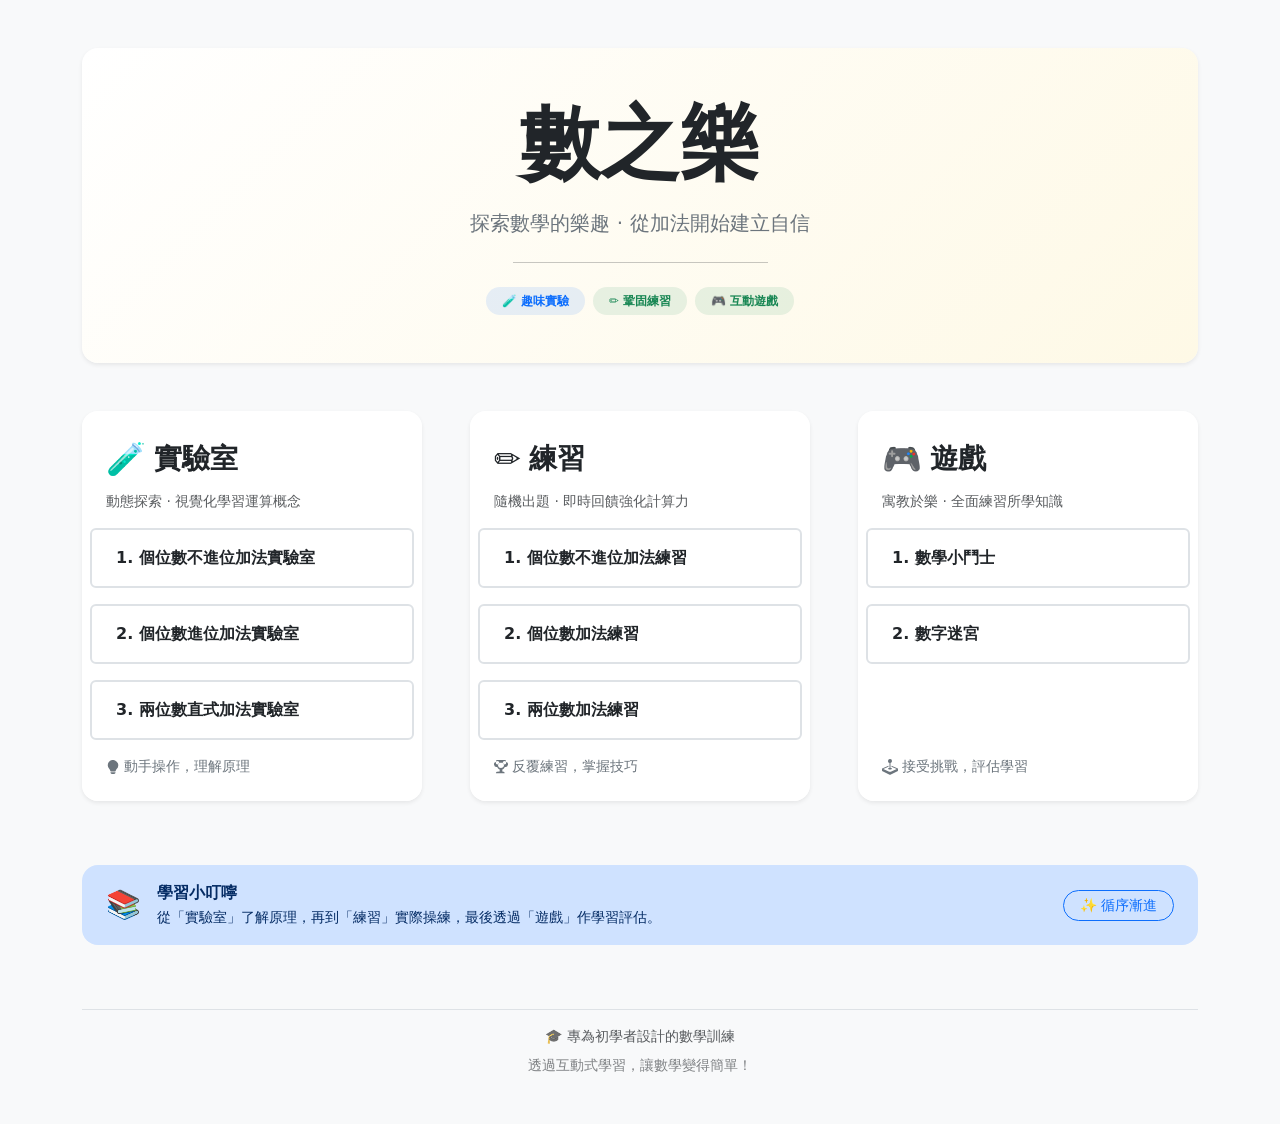
<file: index.html>
<!DOCTYPE html>
<html lang="zh-TW">
<head>
    <meta charset="UTF-8">
    <meta name="viewport" content="width=device-width, initial-scale=1.0, viewport-fit=cover">
    <title>數之樂 - 首頁 | 數學學習平台</title>
	<link rel="icon" type="image/x-icon" href="MathFun.ico">
	
    <!-- Bootstrap 5 CSS (最新穩定版) -->
    <link href="https://cdn.jsdelivr.net/npm/bootstrap@5.3.2/dist/css/bootstrap.min.css" rel="stylesheet">
    <!-- 可選：輕量自定義微調 (保留 Bootstrap 整體風格，僅增強細節) -->
    <style>
		.list-group-item {
			transition: all 0.2s ease;
			cursor: pointer;
		}

		.list-group-item:hover {
			transform: scale(1.02);
		}

        /* 保持整體閱讀舒適度 */
        body {
            background: #f8f9fc;
            font-family: system-ui, 'Segoe UI', 'Noto Sans TC', -apple-system, BlinkMacSystemFont, 'Roboto', sans-serif;
        }
        /* 讓卡片內的連結文字稍微加強對比 */
        .stretched-link:focus-visible {
            outline: 2px solid #0d6efd;
            outline-offset: 2px;
            border-radius: 0.375rem;
        }
		
        /* Hero 區域的微光澤效果 */
        .hero-glow {
            background: linear-gradient(135deg, #ffffff 0%, #fef9e6 100%);
        }
        footer a {
            text-decoration: none;
            color: #6c757d;
        }
        footer a:hover {
            color: #0d6efd;
            text-decoration: underline;
        }
    </style>
</head>
<body class="bg-light">

    <!-- 主要內容容器：響應式置中，提供舒適留白 -->
    <div class="container py-4 py-md-5">
        
        <!-- Hero 區塊：品牌標語與歡迎 -->
        <div class="hero-glow p-4 p-md-5 mb-5 rounded-4 shadow-sm text-center border-0">
            <h1 class="display-1 fw-bold text-dark mb-3">數之樂</h1>
            <p class="lead text-secondary mb-0">探索數學的樂趣 · 從加法開始建立自信</p>
            <hr class="my-4 w-25 mx-auto opacity-25">
            <div class="d-flex justify-content-center gap-2 flex-wrap">
                <span class="badge bg-primary bg-opacity-10 text-primary px-3 py-2 rounded-pill">🧪 趣味實驗</span>
                <span class="badge bg-success bg-opacity-10 text-success px-3 py-2 rounded-pill">✏️ 鞏固練習</span>
				<span class="badge bg-success bg-opacity-10 text-success px-3 py-2 rounded-pill">🎮 互動遊戲</span>
            </div>
        </div>

        <!-- 三大核心區域：實驗室｜練習 | 遊戲 (響應式網格並排) -->
        <div class="row g-4 g-lg-5">
            <!-- 左側：實驗室卡片 -->
            <div class="col-md">
                <div class="card h-100 border-0 shadow-sm rounded-4 overflow-hidden">
                    <div class="card-header bg-white border-bottom-0 pt-4 px-4">
                        <div class="d-flex align-items-center gap-2">
                            <span class="fs-2">🧪</span>
                            <h2 class="h3 fw-semibold mb-0 text-dark">實驗室</h2>
                        </div>
                        <p class="text-muted mt-2 mb-0 small">動態探索 · 視覺化學習運算概念</p>
                    </div>
                    <div class="card-body p-0">
                        <ul class="list-group list-group-flush">
                            <!-- 個位數不進位加法實驗室 - 使用 stretched-link 讓整區塊可點擊 -->
                            <li class="list-group-item border-2 rounded-2 m-2 px-4 py-3 position-relative bg-transparent">
                                <a href="lab/single-digit-addition-without-carrying-over.html" 
                                   class="stretched-link text-decoration-none fw-semibold text-dark d-flex align-items-center gap-2">
                                    1. 個位數不進位加法實驗室
                                </a>
                            </li>
                            <!-- 個位數進位加法實驗室 -->
                            <li class="list-group-item border-2 rounded-2 m-2 px-4 py-3 position-relative bg-transparent">
                                <a href="lab/single-digit-addition-with-carrying-over.html" 
                                   class="stretched-link text-decoration-none fw-semibold text-dark d-flex align-items-center gap-2">
                                    2. 個位數進位加法實驗室
                                </a>
                            </li>
							<!-- 兩位數直式加法實驗室 -->
                            <li class="list-group-item border-2 rounded-2 m-2 px-4 py-3 position-relative bg-transparent">
                                <a href="lab/double-digit-addition.html" 
                                   class="stretched-link text-decoration-none fw-semibold text-dark d-flex align-items-center gap-2">
                                    3. 兩位數直式加法實驗室
                                </a>
                            </li>
                        </ul>
                    </div>
                    <div class="card-footer bg-white border-0 pb-4 pt-2 px-4">
                        <small class="text-secondary d-flex align-items-center gap-1">
                            <svg xmlns="http://www.w3.org/2000/svg" width="14" height="14" fill="currentColor" class="bi bi-lightbulb" viewBox="0 0 16 16">
                                <path d="M2 6a6 6 0 1 1 10.174 4.31c-.203.196-.359.4-.453.619l-.762 1.769A.5.5 0 0 1 10.5 13h-5a.5.5 0 0 1-.46-.302l-.761-1.77a2 2 0 0 0-.453-.618A5.98 5.98 0 0 1 2 6m3 8.5a.5.5 0 0 1 .5-.5h5a.5.5 0 0 1 0 1l-.224.447a1 1 0 0 1-.894.553H6.618a1 1 0 0 1-.894-.553L5.5 15a.5.5 0 0 1-.5-.5"/>
                            </svg>
                            動手操作，理解原理
                        </small>
                    </div>
                </div>
            </div>

            <!-- 中間：練習卡片 -->
            <div class="col-md">
                <div class="card h-100 border-0 shadow-sm rounded-4 overflow-hidden">
                    <div class="card-header bg-white border-bottom-0 pt-4 px-4">
                        <div class="d-flex align-items-center gap-2">
                            <span class="fs-2">✏️</span>
                            <h2 class="h3 fw-semibold mb-0 text-dark">練習</h2>
                        </div>
                        <p class="text-muted mt-2 mb-0 small">隨機出題 · 即時回饋強化計算力</p>
                    </div>
                    <div class="card-body p-0">
                        <ul class="list-group list-group-flush">
                            <!-- 個位數不進位加法練習 -->
                            <li class="list-group-item border-2 rounded-2 m-2 px-4 py-3 position-relative bg-transparent">
                                <a href="practice/single-digit-addition-without-carrying-over.html" 
                                   class="stretched-link text-decoration-none fw-semibold text-dark d-flex align-items-center gap-2">
                                    1. 個位數不進位加法練習
                                </a>
                            </li>
                            <!-- 個位數加法練習 (含進位與不進位混合) -->
                            <li class="list-group-item border-2 rounded-2 m-2 px-4 py-3 position-relative bg-transparent">
                                <a href="practice/single-digit-addition.html" 
                                   class="stretched-link text-decoration-none fw-semibold text-dark d-flex align-items-center gap-2">
                                    2. 個位數加法練習
                                </a>
                            </li>
							<!-- 兩位數加法練習 (含進位與不進位混合) -->
                            <li class="list-group-item border-2 rounded-2 m-2 px-4 py-3 position-relative bg-transparent">
                                <a href="practice/double-digit-addition.html" 
                                   class="stretched-link text-decoration-none fw-semibold text-dark d-flex align-items-center gap-2">
                                    3. 兩位數加法練習
                                </a>
                            </li>
                        </ul>
                    </div>
                    <div class="card-footer bg-white border-0 pb-4 pt-2 px-4">
                        <small class="text-secondary d-flex align-items-center gap-1">
                            <svg xmlns="http://www.w3.org/2000/svg" width="14" height="14" fill="currentColor" class="bi bi-trophy" viewBox="0 0 16 16">
                                <path d="M2.5.5A.5.5 0 0 1 3 0h10a.5.5 0 0 1 .5.5c0 .538-.012 1.05-.034 1.536a3 3 0 1 1-1.133 5.89c-.79 1.865-1.878 2.777-2.833 3.011v2.173l1.425.356c.194.048.377.135.537.255l.252.18c.246.176.412.44.454.718l.012.062a.5.5 0 0 1-.491.58h-9a.5.5 0 0 1-.491-.58l.012-.062a1.2 1.2 0 0 1 .454-.718l.252-.18c.16-.12.343-.207.537-.255L6.5 13.11v-2.17c-.955-.235-2.043-1.146-2.833-3.012a3 3 0 1 1-1.133-5.89A23 23 0 0 1 2.5.5M4 5a2 2 0 1 0 0-4 2 2 0 0 0 0 4m8 0a2 2 0 1 0 0-4 2 2 0 0 0 0 4m-4 4c1.5 0 2.5-.5 3-1.5s.5-2 0-3-.5-1.5-3-1.5-2.5.5-3 1.5-.5 2 0 3 .5 1.5 3 1.5"/>
                            </svg>
                            反覆練習，掌握技巧
                        </small>
                    </div>
                </div>
            </div>
			
			<!-- 右側：遊戲卡片 -->
            <div class="col-md">
                <div class="card h-100 border-0 shadow-sm rounded-4 overflow-hidden">
                    <div class="card-header bg-white border-bottom-0 pt-4 px-4">
                        <div class="d-flex align-items-center gap-2">
                            <span class="fs-2">🎮</span>
                            <h2 class="h3 fw-semibold mb-0 text-dark">遊戲</h2>
                        </div>
                        <p class="text-muted mt-2 mb-0 small">寓教於樂 · 全面練習所學知識</p>
                    </div>
                    <div class="card-body p-0">
                        <ul class="list-group list-group-flush">
                            <!-- 數學小鬥士 -->
                            <li class="list-group-item border-2 rounded-2 m-2 px-4 py-3 position-relative bg-transparent">
                                <a href="game/math-fighter" 
                                   class="stretched-link text-decoration-none fw-semibold text-dark d-flex align-items-center gap-2">
                                    1. 數學小鬥士
                                </a>
                            </li>
							<!-- 數字迷宮 -->
                            <li class="list-group-item border-2 rounded-2 m-2 px-4 py-3 position-relative bg-transparent">
                                <a href="game/math-maze" 
                                   class="stretched-link text-decoration-none fw-semibold text-dark d-flex align-items-center gap-2">
                                    2. 數字迷宮
                                </a>
                            </li>
                        </ul>
                    </div>
                    <div class="card-footer bg-white border-0 pb-4 pt-2 px-4">
                        <small class="text-secondary d-flex align-items-center gap-1">
                            <svg xmlns="http://www.w3.org/2000/svg" width="16" height="16" fill="currentColor" class="bi bi-joystick" viewBox="0 0 16 16">
							  <path d="M10 2a2 2 0 0 1-1.5 1.937v5.087c.863.083 1.5.377 1.5.726 0 .414-.895.75-2 .75s-2-.336-2-.75c0-.35.637-.643 1.5-.726V3.937A2 2 0 1 1 10 2"/>
							  <path d="M0 9.665v1.717a1 1 0 0 0 .553.894l6.553 3.277a2 2 0 0 0 1.788 0l6.553-3.277a1 1 0 0 0 .553-.894V9.665c0-.1-.06-.19-.152-.23L9.5 6.715v.993l5.227 2.178a.125.125 0 0 1 .001.23l-5.94 2.546a2 2 0 0 1-1.576 0l-5.94-2.546a.125.125 0 0 1 .001-.23L6.5 7.708l-.013-.988L.152 9.435a.25.25 0 0 0-.152.23"/>
							</svg>
                            接受挑戰，評估學習
                        </small>
                    </div>
                </div>
            </div>
        </div>

        <!-- 額外資訊：學習引導提示區塊 (輕量設計) -->
        <div class="row mt-5 g-3">
            <div class="col-12">
                <div class="alert alert-primary bg-opacity-10 border-0 rounded-4 d-flex flex-wrap align-items-center justify-content-between gap-2 px-4 py-3" role="alert">
                    <div class="d-flex align-items-center gap-3">
                        <span class="fs-3">📚</span>
                        <div>
                            <strong class="fw-semibold">學習小叮嚀</strong><br>
                            <span class="small">從「實驗室」了解原理，再到「練習」實際操練，最後透過「遊戲」作學習評估。</span>
                        </div>
                    </div>
                    <a href="#" class="btn btn-sm btn-outline-primary rounded-pill px-3" style="pointer-events: none;">✨ 循序漸進</a>
                </div>
            </div>
        </div>

        <!-- 簡潔頁尾 -->
        <footer class="mt-5 pt-3 text-center text-muted border-top">
            <div class="d-flex flex-wrap justify-content-center gap-4 small mb-2">
                <span>🎓 專為初學者設計的數學訓練</span>
            </div>
            <p class="small opacity-75 mb-0">透過互動式學習，讓數學變得簡單！</p>
        </footer>
    </div>

    <!-- Bootstrap 5 JS Bundle (包含 Popper，用於未來可能互動元件，無強制需求但保持完整) -->
    <script src="https://cdn.jsdelivr.net/npm/bootstrap@5.3.2/dist/js/bootstrap.bundle.min.js"></script>
    <!-- 無需額外自定義 JS，所有樣式由 Bootstrap 與微調 CSS 完成 -->
</body>
</html>
</file>
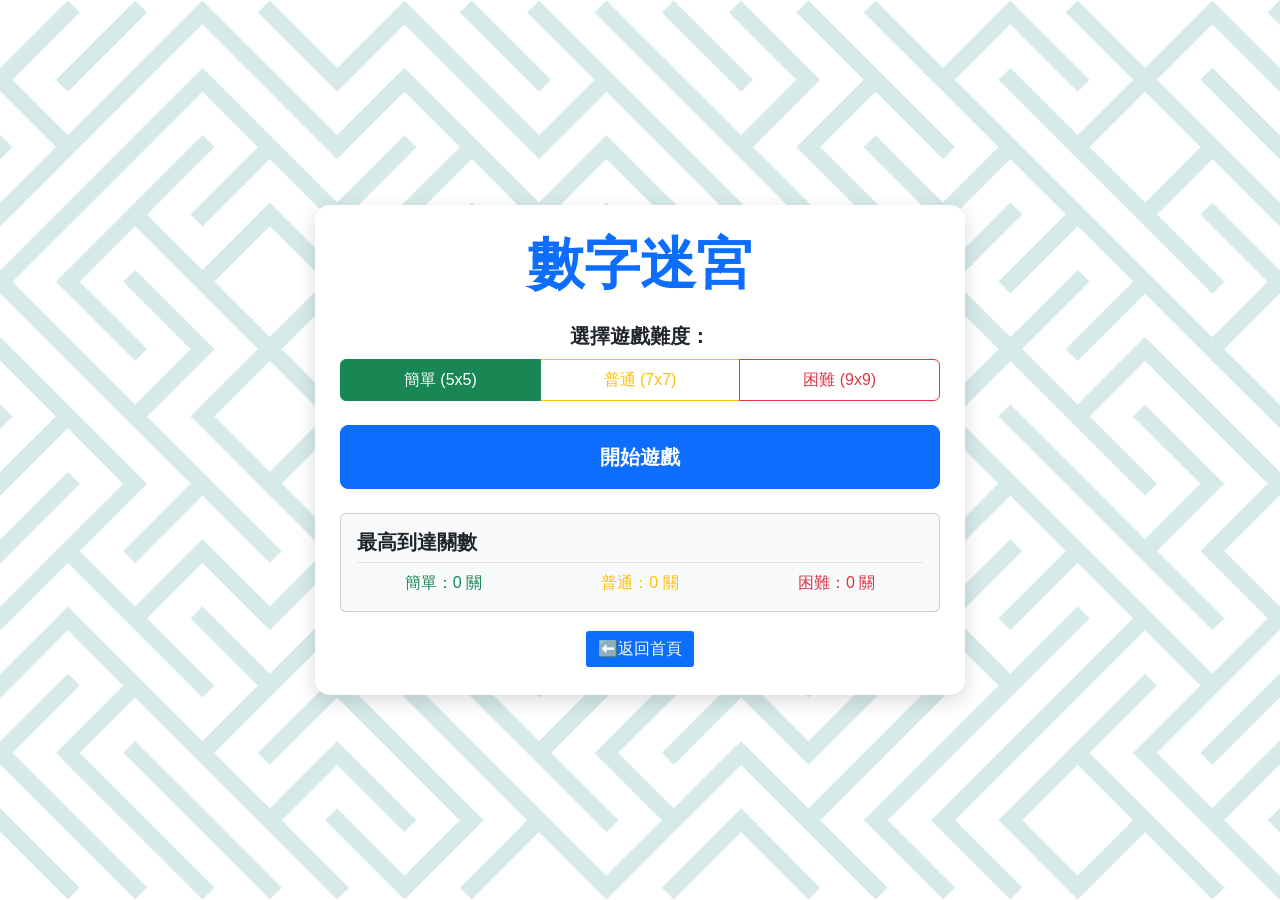
<file: game/math-maze/index.html>
<!DOCTYPE html>
<html lang="zh-Hant">
<head>
    <meta charset="UTF-8">
    <meta name="viewport" content="width=device-width, initial-scale=1.0">
    <title>數字迷宮</title>
	<link rel="icon" type="image/x-icon" href="math-maze.png">
	
    <link href="https://cdn.jsdelivr.net/npm/bootstrap@5.3.0/dist/css/bootstrap.min.css" rel="stylesheet">
	<link href="style.css" rel="stylesheet">
    <script src="https://code.jquery.com/jquery-3.6.0.min.js"></script>
	<script src="bootstrap.min.js"></script>
</head>
<body>

<div id="game-container">
    <div id="screen-cover" class="screen active text-center">
        <h1 class="display-4 fw-bold mb-4 text-primary">數字迷宮</h1>
        
        <div class="mb-4">
            <label class="form-label fw-bold fs-5">選擇遊戲難度：</label>
            <div class="btn-group w-100" role="group">
                <input type="radio" class="btn-check" name="difficulty" id="diff-easy" value="easy" checked>
                <label class="btn btn-outline-success py-2" for="diff-easy">簡單 (5x5)</label>
                
                <input type="radio" class="btn-check" name="difficulty" id="diff-normal" value="normal">
                <label class="btn btn-outline-warning py-2" for="diff-normal">普通 (7x7)</label>
                
                <input type="radio" class="btn-check" name="difficulty" id="diff-hard" value="hard">
                <label class="btn btn-outline-danger py-2" for="diff-hard">困難 (9x9)</label>
            </div>
        </div>

        <button id="btn-start" class="btn btn-primary btn-lg w-100 py-3 fw-bold mb-4">開始遊戲</button>
        
        <div class="card p-3 bg-light text-start">
            <h5 class="fw-bold border-bottom pb-2 mb-2">最高到達關數</h5>
            <div class="row text-center">
                <div class="col-4 text-success">簡單：<span id="best-easy">0</span> 關</div>
                <div class="col-4 text-warning">普通：<span id="best-normal">0</span> 關</div>
                <div class="col-4 text-danger">困難：<span id="best-hard">0</span> 關</div>
            </div>
        </div>
		
		<a id="back-btn" href="/MathFun">
			<button class="btn btn-primary btn-outline-light border-3 text-red mt-3">
				⬅️返回首頁
			</button>
		</a>
    </div>

    <div id="screen-game" class="screen d-none">
        <div class="row text-center bg-light p-2 rounded mb-3 g-1 fw-bold fs-5">
            <div class="col-4 text-start text-dark">第 <span id="ui-level">1</span> 關</div>
            <div class="col-4 text-primary">目標：<span id="ui-target">0</span></div>
            <div class="col-4 text-end text-danger">時間：<span id="ui-time">60</span>s</div>
        </div>

        <div id="maze-grid"></div>

        <div class="row g-2 align-items-center text-center mt-3">
            <div class="col-2">
                <button class="btn btn-warning w-100 ctrl-btn px-1" id="btn-retry">重試</button>
            </div>
            <div class="col-2">
                <button class="btn btn-outline-primary w-100 ctrl-btn" id="btn-left">◀</button>
            </div>
            <div class="col-2 d-flex flex-column justify-content-between" style="height: 70px;">
                <button class="btn btn-outline-primary w-100 dir-stack-btn py-0" id="btn-up">▲</button>
                <button class="btn btn-outline-primary w-100 dir-stack-btn py-0" id="btn-down">▼</button>
            </div>
            <div class="col-2">
                <button class="btn btn-outline-primary w-100 ctrl-btn" id="btn-right">▶</button>
            </div>
            <div class="col-4">
                <button class="btn btn-danger w-100 ctrl-btn" id="btn-exit">退出遊戲</button>
            </div>
        </div>
    </div>
</div>
<div class="modal fade" id="customModal" data-bs-backdrop="static" tabindex="-1" aria-hidden="true">
    <div class="modal-dialog modal-dialog-centered">
        <div class="modal-content text-center">
            <div class="modal-header border-0 justify-content-center">
                <h5 class="modal-title fw-bold" id="modalTitle">提示</h5>
            </div>
            <div class="modal-body py-4" id="modalBody">
                </div>
            <div class="modal-footer border-0 justify-content-center">
                <button type="button" class="btn btn-secondary d-none" id="btn-modal-cancel">取消</button>
                <button type="button" class="btn btn-primary px-4" id="btn-modal-ok">確定</button>
            </div>
        </div>
    </div>
</div>

<script src="script.js"></script>

</body>
</html>
</file>
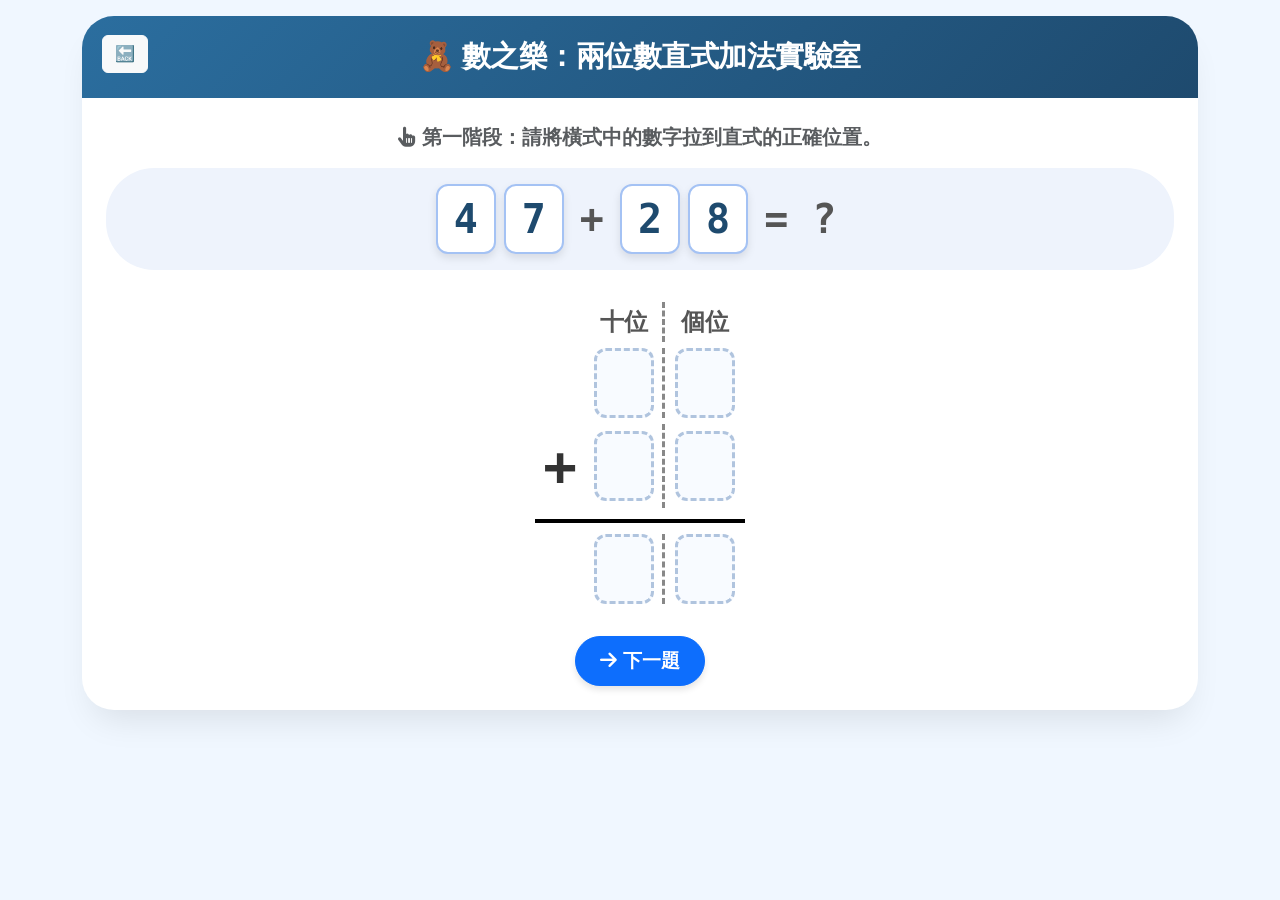
<file: lab/double-digit-addition.html>
<!DOCTYPE html>
<html lang="zh-TW">
<head>
    <meta charset="UTF-8">
    <meta name="viewport" content="width=device-width, initial-scale=1.0, user-scalable=yes, viewport-fit=cover">
    <title>數之樂 - 實驗室 | 兩位數直式加法</title>
    <link href="https://cdn.jsdelivr.net/npm/bootstrap@5.3.0-alpha1/dist/css/bootstrap.min.css" rel="stylesheet">
    <link rel="stylesheet" href="https://cdnjs.cloudflare.com/ajax/libs/font-awesome/6.0.0-beta3/css/all.min.css">
    <style>
        * {
            user-select: none; /* 避免拖曳時選中文字 */
        }
        body {
            background: #f0f7ff;
            font-family: 'Segoe UI', Roboto, 'Helvetica Neue', sans-serif;
            padding-bottom: 2rem;
            touch-action: pan-y;
        }
        .card-main {
            border: none;
            border-radius: 2rem;
            box-shadow: 0 20px 35px -12px rgba(0, 0, 0, 0.1);
            background: white;
            overflow: hidden;
            margin-bottom: 2rem;
        }
        .card-header-custom {
            background: linear-gradient(135deg, #2b6e9f, #1e4a6e);
            padding: 1.2rem;
            color: white;
            text-align: center;
        }
        .title {
            font-weight: 700;
            font-size: 1.8rem;
            margin: 0;
            letter-spacing: -0.5px;
        }
        #back-btn {
            left: 20px;
        }
        
        /* 橫式算式區 */
        .equation-area {
            background: #eef3fc;
            border-radius: 3rem;
            padding: 1rem;
            margin: 1rem 0;
            text-align: center;
            font-size: 2.5rem;
            font-weight: bold;
            font-family: monospace;
            display: flex;
            align-items: center;
            justify-content: center;
            gap: 0.5rem;
            flex-wrap: wrap;
        }
        .draggable-digit {
            background: white;
            padding: 0.2rem 1rem;
            border-radius: 12px;
            display: inline-block;
            box-shadow: 0 4px 8px rgba(0,0,0,0.1);
            cursor: grab;
            border: 2px solid #a4c2f4;
            color: #1e4a6e;
            touch-action: none;
            transition: transform 0.1s;
        }
        .draggable-digit:active {
            cursor: grabbing;
        }
        .draggable-digit.placed {
            opacity: 0.5;
            cursor: default;
            box-shadow: none;
            border-color: #eee;
            background: #f8f9fa;
        }
        .math-sign {
            color: #555;
            padding: 0 0.5rem;
        }

        /* 直式加法區 */
        .v-math-container {
            display: flex;
            justify-content: center;
            margin: 2rem 0;
        }
        .v-math-grid {
            display: grid;
            grid-template-columns: 50px 80px 80px;
            gap: 6px 0;
            justify-content: center;
            position: relative;
        }
        .v-cell {
            display: flex;
            justify-content: center;
            align-items: center;
            font-size: 3rem;
            font-family: monospace;
            font-weight: bold;
            position: relative;
        }
        .v-cell.col-tens {
            border-right: 3px dashed #888;
        }
        .v-header {
            font-size: 1.5rem;
            font-family: inherit;
            color: #555;
            height: 40px;
        }
        .v-divider {
            grid-column: 1 / span 3;
            height: 4px;
            background: #000;
            margin: 5px 0;
        }
        .v-sign {
            font-size: 3.5rem;
            color: #333;
        }
        
        /* 放置區 (Drop Zone) */
        .drop-box {
            width: 60px;
            height: 70px;
            border: 3px dashed #b0c4de;
            border-radius: 12px;
            background: #f8fbff;
            display: flex;
            justify-content: center;
            align-items: center;
            color: transparent; /* 初始無字 */
            transition: all 0.2s;
        }
        .drop-box.filled {
            border-style: solid;
            border-color: #2b6e9f;
            background: white;
            color: #000;
        }
        .drop-zone-active {
            background: #e0f0e8 !important;
            border-color: #28a745 !important;
        }
        
        /* 進位提示 */
        .carry-hint {
            position: absolute;
            bottom: -5px;
            right: 0px;
            font-size: 1.4rem;
            color: #d9534f;
            display: none;
            font-weight: bold;
        }

        /* 數字按鈕欄位 (第二階段) */
        .number-bank {
            display: none; /* 初始隱藏 */
            flex-wrap: wrap;
            justify-content: center;
            gap: 12px;
            margin: 1.5rem 0;
            padding: 1rem;
            background: #fff4e0;
            border-radius: 20px;
            box-shadow: inset 0 2px 5px rgba(0,0,0,0.05);
        }
        .draggable-bank {
            width: 55px;
            height: 55px;
            background: radial-gradient(circle at 30% 30%, #ffde9c, #ffb347);
            border-radius: 12px;
            display: flex;
            align-items: center;
            justify-content: center;
            font-size: 2rem;
            font-weight: bold;
            font-family: monospace;
            color: #5a3e1b;
            box-shadow: 0 4px 8px rgba(0,0,0,0.15);
            border: 2px solid white;
            cursor: grab;
            touch-action: none;
        }
        .draggable-bank:active {
            cursor: grabbing;
        }

        /* 拖曳中的克隆樣式 */
        .drag-clone {
            position: fixed;
            z-index: 9999;
            pointer-events: none;
            display: flex;
            align-items: center;
            justify-content: center;
            font-size: 2.5rem;
            font-weight: bold;
            font-family: monospace;
            background: white;
            border: 2px solid #2b6e9f;
            border-radius: 12px;
            width: 60px;
            height: 70px;
            box-shadow: 0 8px 16px rgba(0,0,0,0.3);
            transform: scale(1.1);
            color: #1e4a6e;
        }

        /* 控制區 */
        .action-area {
            display: flex;
            justify-content: center;
            gap: 15px;
            margin-top: 1rem;
            flex-wrap: wrap;
        }
        .btn-custom {
            font-weight: 600;
            border-radius: 50px;
            padding: 0.6rem 1.5rem;
            font-size: 1.2rem;
            box-shadow: 0 4px 6px rgba(0,0,0,0.1);
            transition: transform 0.15s;
        }
        .btn-custom:hover {
            transform: translateY(-2px);
        }
        
        /* Toast 樣式自定義 */
        .custom-toast {
            border-radius: 15px;
            border: none;
            box-shadow: 0 10px 25px rgba(0,0,0,0.2);
            overflow: hidden;
        }
        
        /* 響應式 */
        @media (max-width: 576px) {
            .equation-area { font-size: 1.8rem; padding: 0.8rem; }
            .draggable-digit { padding: 0.2rem 0.6rem; }
            .v-math-grid { grid-template-columns: 40px 65px 65px; gap: 4px 0; }
            .v-cell { font-size: 2.5rem; }
            .drop-box { width: 50px; height: 60px; }
            .draggable-bank { width: 45px; height: 45px; font-size: 1.6rem; }
            .v-header { font-size: 1.2rem; }
        }
    </style>
</head>
<body>

<div class="toast-container position-fixed top-0 end-0 p-3" style="z-index: 11000;">
    <div id="liveToast" class="toast custom-toast" role="alert" aria-live="assertive" aria-atomic="true" data-bs-delay="2500">
        <div class="toast-header text-white" id="toastHeader">
            <i class="fas fa-bell me-2"></i>
            <strong class="me-auto" id="toastTitle">提示</strong>
            <button type="button" class="btn-close btn-close-white" data-bs-dismiss="toast" aria-label="Close"></button>
        </div>
        <div class="toast-body fw-bold fs-5 text-center bg-white" id="toastMessage"></div>
    </div>
</div>

<div class="container pt-3">
    <div class="card-main">
        <div class="card-header-custom d-flex justify-content-center position-relative">
            <div class="title w-75">
                🧸 數之樂：兩位數直式加法實驗室
            </div>
            <a id="back-btn" href="/MathFun" class="position-absolute">
				<button class="btn btn-light">
					🔙
				</button>
			</a>
        </div>
        <div class="card-body p-4 p-md-4">
            
            <div id="stage1Hint" class="text-center mb-3 text-muted fw-bold fs-5 text-primary">
                <i class="fas fa-hand-pointer"></i> 第一階段：請將橫式中的數字拉到直式的正確位置。
            </div>
            <div id="stage2Hint" class="text-center mb-3 text-muted fw-bold fs-5 text-success" style="display: none;">
                <i class="fas fa-calculator"></i> 第二階段：請拉動下方數字作答，算算看總和是多少？
            </div>

            <div class="equation-area" id="horizontalEq">
                </div>

            <div class="v-math-container">
                <div class="v-math-grid" id="verticalGrid">
                    <div class="v-cell"></div>
                    <div class="v-cell col-tens v-header">十位</div>
                    <div class="v-cell v-header">個位</div>

                    <div class="v-cell"></div>
                    <div class="v-cell col-tens">
                        <div class="drop-box" data-pos="num1-tens"></div>
                    </div>
                    <div class="v-cell">
                        <div class="drop-box" data-pos="num1-ones"></div>
                    </div>

                    <div class="v-cell v-sign">+</div>
                    <div class="v-cell col-tens">
                        <div class="drop-box" data-pos="num2-tens"></div>
                        <span class="carry-hint" id="carryHint">1</span>
                    </div>
                    <div class="v-cell">
                        <div class="drop-box" data-pos="num2-ones"></div>
                    </div>

                    <div class="v-divider"></div>

                    <div class="v-cell"></div>
                    <div class="v-cell col-tens">
                        <div class="drop-box ans-zone" data-pos="ans-tens"></div>
                    </div>
                    <div class="v-cell">
                        <div class="drop-box ans-zone" data-pos="ans-ones"></div>
                    </div>
                </div>
            </div>

            <div class="number-bank" id="numberBank">
                <div class="draggable-bank draggable" data-val="0">0</div>
                <div class="draggable-bank draggable" data-val="1">1</div>
                <div class="draggable-bank draggable" data-val="2">2</div>
                <div class="draggable-bank draggable" data-val="3">3</div>
                <div class="draggable-bank draggable" data-val="4">4</div>
                <div class="draggable-bank draggable" data-val="5">5</div>
                <div class="draggable-bank draggable" data-val="6">6</div>
                <div class="draggable-bank draggable" data-val="7">7</div>
                <div class="draggable-bank draggable" data-val="8">8</div>
                <div class="draggable-bank draggable" data-val="9">9</div>
            </div>

            <div class="action-area">
                <button id="btnHint" class="btn btn-warning btn-custom text-dark" style="display: none;">
                    <i class="fas fa-lightbulb"></i> 進位提示
                </button>
                <button id="btnSubmit" class="btn btn-success btn-custom" style="display: none;">
                    <i class="fas fa-check"></i> 作答
                </button>
                <button id="btnNext" class="btn btn-primary btn-custom">
                    <i class="fas fa-arrow-right"></i> 下一題
                </button>
            </div>

        </div>
    </div>
</div>

<script src="https://code.jquery.com/jquery-3.7.1.min.js"></script>
<script src="https://cdn.jsdelivr.net/npm/bootstrap@5.3.0-alpha1/dist/js/bootstrap.bundle.min.js"></script>

<script>
    // 遊戲狀態變數
    let currentStage = 1;
    let num1, num2, totalSum;
    let placedCount = 0;
    
    // 拖曳狀態變數
    let isDragging = false;
    let $dragSource = null;
    let $dragClone = null;
    let cloneOffsetX = 0, cloneOffsetY = 0;

    // Toast 物件
    const toastElement = document.getElementById('liveToast');
    const bsToast = new bootstrap.Toast(toastElement);

    // 顯示提示訊息 (Toast)
    function showToast(msg, type = 'warning') {
        const $header = $('#toastHeader');
        $header.removeClass('bg-warning bg-success bg-danger bg-info');
        
        switch(type) {
            case 'success': $header.addClass('bg-success'); break;
            case 'danger': $header.addClass('bg-danger'); break;
            case 'info': $header.addClass('bg-info'); break;
            default: $header.addClass('bg-warning'); break;
        }
        
        $('#toastMessage').text(msg);
        bsToast.show();
    }

    // 產生新題目
    function generateProblem() {
        let valid = false;
        while (!valid) {
            num1 = Math.floor(Math.random() * 90) + 10; // 10 ~ 99
            num2 = Math.floor(Math.random() * 90) + 10; // 10 ~ 99
            totalSum = num1 + num2;
            if (totalSum < 100) {
                valid = true;
            }
        }

        let n1Tens = Math.floor(num1 / 10);
        let n1Ones = num1 % 10;
        let n2Tens = Math.floor(num2 / 10);
        let n2Ones = num2 % 10;

        // 渲染橫式
        $('#horizontalEq').html(`
            <span class="draggable-digit draggable" data-pos="num1-tens">${n1Tens}</span>
            <span class="draggable-digit draggable" data-pos="num1-ones">${n1Ones}</span>
            <span class="math-sign">+</span>
            <span class="draggable-digit draggable" data-pos="num2-tens">${n2Tens}</span>
            <span class="draggable-digit draggable" data-pos="num2-ones">${n2Ones}</span>
            <span class="math-sign">=</span>
            <span class="math-sign">?</span>
        `);

        // 重置 UI
        currentStage = 1;
        placedCount = 0;
        $('.drop-box').text('').removeClass('filled');
        $('#carryHint').hide();
        $('#numberBank').hide();
        $('#btnHint').hide().prop('disabled', false);
        $('#btnSubmit').hide().prop('disabled', false);
        $('#stage1Hint').show();
        $('#stage2Hint').hide();
        $('.draggable-bank').addClass('draggable'); // 確保銀行數字可拖曳
		$('.ans-zone').removeAttr('style');
    }

    // 檢查第一階段是否完成
    function checkStage1Complete() {
        if (placedCount === 4) {
            currentStage = 2;
            $('#stage1Hint').hide();
            $('#stage2Hint').show();
            $('#numberBank').css('display', 'flex');
            $('#btnHint').show();
            $('#btnSubmit').show();
            showToast('第一階段完成！現在拉動數字來計算答案吧！', 'success');
        }
    }

    // 綁定自定義拖曳事件
    function bindDragEvents() {
        // 開始拖曳
        $(document).on('mousedown touchstart', '.draggable', function(e) {
            if (currentStage === 1 && $(this).hasClass('placed')) return;
            if (currentStage === 2 && $(this).hasClass('draggable-digit')) return; // 第二階段橫式不可拖

            e.preventDefault();
            isDragging = true;
            $dragSource = $(this);

            let clientX = e.type.includes('mouse') ? e.clientX : e.originalEvent.touches[0].clientX;
            let clientY = e.type.includes('mouse') ? e.clientY : e.originalEvent.touches[0].clientY;

            let rect = this.getBoundingClientRect();
            cloneOffsetX = clientX - rect.left;
            cloneOffsetY = clientY - rect.top;

            // 創建克隆
            $dragClone = $dragSource.clone()
                .removeClass('draggable draggable-digit draggable-bank placed')
                .addClass('drag-clone');
            
            // 如果是銀行的數字，確保克隆的外觀是一致的
            if ($dragSource.hasClass('draggable-bank')) {
                $dragClone.css({
                    background: 'radial-gradient(circle at 30% 30%, #ffde9c, #ffb347)',
                    color: '#5a3e1b',
                    borderColor: 'white',
                    borderRadius: '12px'
                });
            }

            $('body').append($dragClone);
            $dragClone.css({ left: clientX - cloneOffsetX, top: clientY - cloneOffsetY });
        });

        // 拖曳移動
        $(document).on('mousemove touchmove', function(e) {
            if (!isDragging || !$dragClone) return;
            e.preventDefault();
            
            let clientX = e.type.includes('mouse') ? e.clientX : e.originalEvent.touches[0].clientX;
            let clientY = e.type.includes('mouse') ? e.clientY : e.originalEvent.touches[0].clientY;

            $dragClone.css({ left: clientX - cloneOffsetX, top: clientY - cloneOffsetY });

            // 高亮目標區域
            $('.drop-box').removeClass('drop-zone-active');
            let elem = document.elementFromPoint(clientX, clientY);
            if (elem) {
                let $target = $(elem).closest('.drop-box');
                // 判斷是否為合法的放置區
                if ($target.length) {
                    if (currentStage === 1 && !$target.hasClass('ans-zone')) {
                        $target.addClass('drop-zone-active');
                    } else if (currentStage === 2 && $target.hasClass('ans-zone')) {
                        $target.addClass('drop-zone-active');
                    }
                }
            }
        });

        // 結束拖曳
        $(document).on('mouseup touchend touchcancel', function(e) {
            if (!isDragging) return;
            isDragging = false;
            $('.drop-box').removeClass('drop-zone-active');

            let clientX, clientY;
            if (e.type.includes('mouse')) {
                clientX = e.clientX; 
                clientY = e.clientY;
            } else if (e.originalEvent.changedTouches.length > 0) {
                clientX = e.originalEvent.changedTouches[0].clientX;
                clientY = e.originalEvent.changedTouches[0].clientY;
            }

            if (clientX && clientY) {
                let elem = document.elementFromPoint(clientX, clientY);
                if (elem) {
                    let $target = $(elem).closest('.drop-box');
                    if ($target.length) {
                        handleDrop($dragSource, $target);
                    }
                }
            }

            if ($dragClone) {
                $dragClone.remove();
                $dragClone = null;
            }
            $dragSource = null;
        });
    }

    // 處理放置邏輯
    function handleDrop($src, $tgt) {
        let isFromEq = $src.hasClass('draggable-digit');
        let targetPos = $tgt.attr('data-pos');

        // 第一階段：橫式拖到直式題目區
        if (currentStage === 1 && isFromEq) {
            let expectedPos = $src.attr('data-pos');
            if ($tgt.hasClass('ans-zone')) return; // 第一階段不能放答案區

            if (targetPos === expectedPos) {
                $tgt.text($src.text()).addClass('filled');
                $src.addClass('placed');
                placedCount++;
                checkStage1Complete();
            } else {
                showToast('位置不對喔！請再試一次。', 'danger');
            }
        } 
        // 第二階段：銀行拖到直式答案區
        else if (currentStage === 2 && !isFromEq) {
            if ($tgt.hasClass('ans-zone')) {
                $tgt.text($src.text()).addClass('filled');
            }
        }
    }

    // 綁定按鈕事件
    function bindButtons() {
        $('#btnNext').on('click', function() {
            generateProblem();
        });

        $('#btnHint').on('click', function() {
            // 判斷是否需要進位
            let n1Ones = num1 % 10;
            let n2Ones = num2 % 10;
            if (n1Ones + n2Ones >= 10) {
                $('#carryHint').toggle();
            } else {
                showToast('這題不需要進位喔！', 'info');
            }
        });

        $('#btnSubmit').on('click', function() {
            let tStr = $('.ans-zone[data-pos="ans-tens"]').text();
            let oStr = $('.ans-zone[data-pos="ans-ones"]').text();
            
            if (!tStr || !oStr) {
                showToast('請將答案填寫完整！', 'warning');
                return;
            }

            let userAns = parseInt(tStr) * 10 + parseInt(oStr);
            if (userAns === totalSum) {
                showToast('答對了！你太棒了！', 'success');
                $('.draggable-bank').removeClass('draggable'); // 禁用拖曳
                $('#btnSubmit').prop('disabled', true);
                $('#btnHint').prop('disabled', true);
                
                // 動畫效果
                $('.ans-zone').css('background-color', '#d4edda').css('border-color', '#28a745');
            } else {
                showToast('答案不對喔，請再算一次！', 'danger');
                $('.ans-zone').text('').removeClass('filled');
                $('#carryHint').hide(); // 隱藏提示讓用戶重新思考
            }
        });
    }

    // 初始化
    $(document).ready(function() {
        bindDragEvents();
        bindButtons();
        generateProblem();
    });

</script>
</body>
</html>
</file>
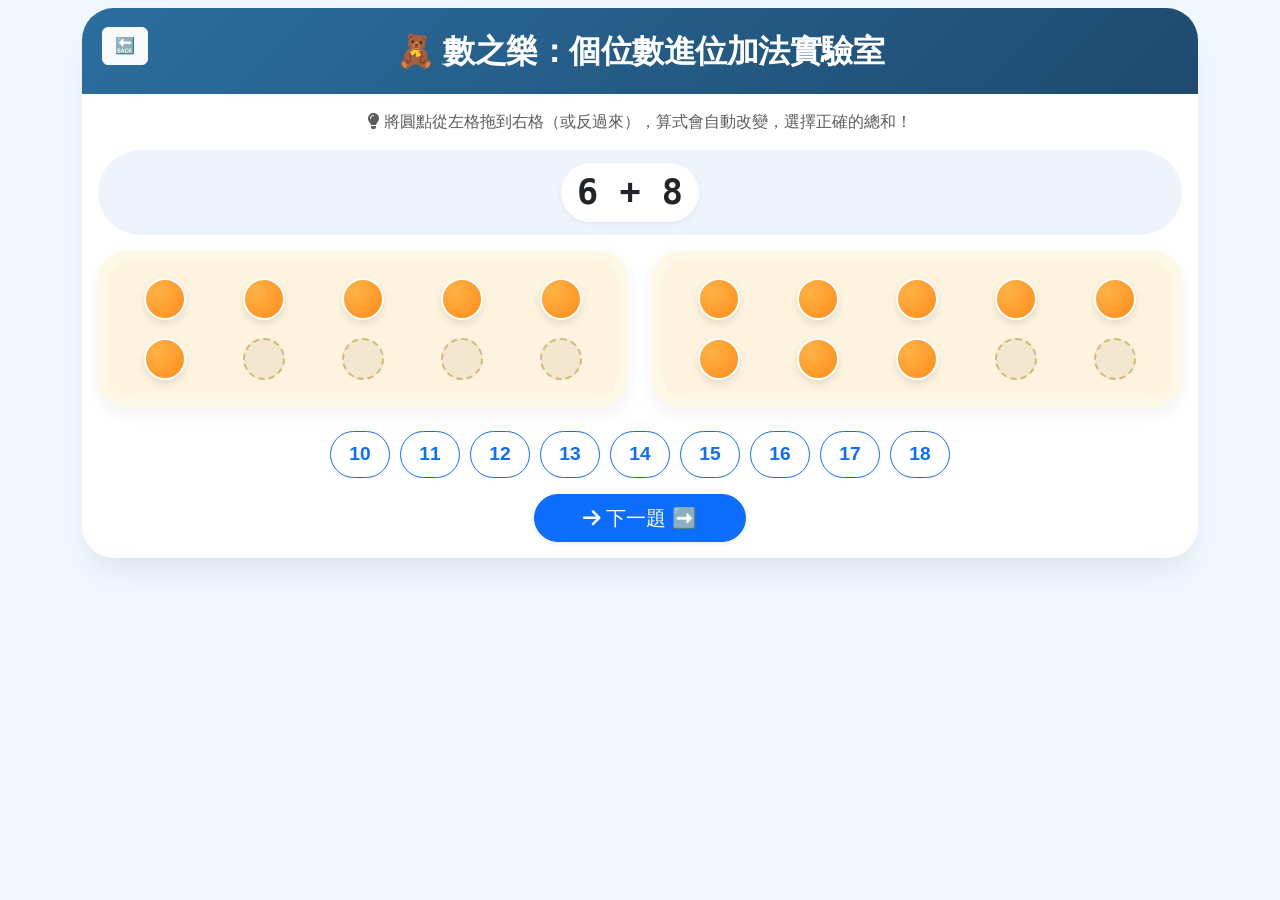
<file: lab/single-digit-addition-with-carrying-over.html>
<!DOCTYPE html>
<html lang="zh-TW">
<head>
    <meta charset="UTF-8">
    <meta name="viewport" content="width=device-width, initial-scale=1.0, user-scalable=yes, viewport-fit=cover">
    <title>數之樂 - 實驗室 | 個位數進位加法</title>
	<link rel="icon" type="image/x-icon" href="lab.ico">
	
    <!-- Bootstrap 5 CSS + Icons + jQuery -->
    <link href="https://cdn.jsdelivr.net/npm/bootstrap@5.3.0-alpha1/dist/css/bootstrap.min.css" rel="stylesheet">
    <link rel="stylesheet" href="https://cdnjs.cloudflare.com/ajax/libs/font-awesome/6.0.0-beta3/css/all.min.css">
    <style>
        * {
            user-select: none; /* 避免拖曳時選中文字，提升拖曳體驗 */
        }
        body {
            background: #f0f7ff;
            font-family: 'Segoe UI', Roboto, 'Helvetica Neue', sans-serif;
            padding-bottom: 2rem;
			touch-action: pan-y;
        }
        .card-main {
            border: none;
            border-radius: 2rem;
            box-shadow: 0 20px 35px -12px rgba(0, 0, 0, 0.1);
            background: white;
            overflow: hidden;
        }
        .card-header-custom {
            background: linear-gradient(135deg, #2b6e9f, #1e4a6e);
            padding: 1.2rem;
            color: white;
            text-align: center;
        }
        .title {
            font-weight: 700;
            font-size: 2rem;
            margin: 0;
            letter-spacing: -0.5px;
        }
		#back-btn {
			left: 20px;
		}
        .sub {
            font-size: 0.9rem;
            opacity: 0.9;
            margin-top: 0.25rem;
        }
        .equation-area {
            background: #eef3fc;
            border-radius: 3rem;
            padding: 0.8rem;
            margin: 1rem 0;
            text-align: center;
            font-size: 2.2rem;
            font-weight: bold;
            font-family: monospace;
            display: flex;
            align-items: center;
            justify-content: center;
            gap: 0.5rem;
            flex-wrap: wrap;
        }
        .equation-text {
            background: white;
            padding: 0.2rem 1rem;
            border-radius: 48px;
            display: inline-block;
            box-shadow: 0 2px 6px rgba(0,0,0,0.05);
        }
        .feedback-icon {
            font-size: 2rem;
            margin-left: 12px;
            display: inline-flex;
            align-items: center;
        }
        .grid-container {
            background: #fef9e6;
            border-radius: 28px;
            padding: 0.5rem;
            box-shadow: 0 8px 18px rgba(0, 0, 0, 0.05);
            transition: all 0.2s;
            height: 100%;
        }
        .grid-title {
            text-align: center;
            font-weight: 600;
            margin-bottom: 0.75rem;
            font-size: 1.2rem;
            background: #ffde9c;
            display: inline-block;
            width: 100%;
            border-radius: 40px;
            padding: 4px;
            color: #5a3e1b;
        }
        .circle-grid {
            display: grid;
            grid-template-columns: repeat(5, auto);
            grid-template-rows: repeat(2, 1fr);
            gap: 12px 12px;
            justify-items: center;
            align-items: center;
            background: #fff4e0;
            border-radius: 28px;
            padding: 1rem;
        }
        .circle-item {
            width: 48px;
            height: 48px;
            display: flex;
            align-items: center;
            justify-content: center;
            cursor: grab;
            transition: transform 0.05s ease;
			touch-action: none;
        }
        .circle-item:active {
            cursor: grabbing;
        }
        .circle-icon {
            width: 42px;
            height: 42px;
            background: radial-gradient(circle at 30% 30%, #ffb347, #ff8c1a);
            border-radius: 50%;
            box-shadow: 0 4px 8px rgba(0,0,0,0.1);
            transition: all 0.1s;
            border: 2px solid white;
        }
        /* 拖曳時原圓點半透明 */
        .circle-item.dragging-source .circle-icon {
            opacity: 0.4;
            transform: scale(0.95);
        }
        .circle-placeholder {
            width: 42px;
            height: 42px;
            background: rgba(200, 180, 140, 0.2);
            border-radius: 50%;
            border: 2px dashed #d4b87a;
        }
        /* 拖曳中的克隆樣式 */
        .drag-clone {
            position: fixed;
            z-index: 9999;
            width: 42px;
            height: 42px;
            background: radial-gradient(circle at 30% 30%, #ffb347, #ff8c1a);
            border-radius: 50%;
            box-shadow: 0 6px 12px rgba(0,0,0,0.3);
            border: 2px solid white;
            pointer-events: none;
            filter: drop-shadow(0 2px 4px rgba(0,0,0,0.2));
            transform: scale(1.05);
            transition: none;
        }
        .drop-zone-active {
            background: #e0f0e8 !important;
            transition: background 0.1s;
        }
        .answer-btn-group {
            display: flex;
            flex-wrap: wrap;
            justify-content: center;
            gap: 10px;
            margin: 20px 0 15px;
        }
        .answer-btn {
            min-width: 60px;
            font-weight: 600;
            border-radius: 60px;
            transition: all 0.15s;
            font-size: 1.2rem;
            padding: 0.5rem 0;
        }
        .answer-btn:hover {
            transform: scale(1.02);
        }
        .next-btn:disabled {
            opacity: 0.5;
            cursor: not-allowed;
        }
        .footer-note {
            font-size: 0.8rem;
            text-align: center;
            color: #6c757d;
            margin-top: 1rem;
        }
        @media (max-width: 768px) {
            .circle-item {
                width: 38px;
                height: 38px;
            }
            .circle-icon {
                width: 32px;
                height: 32px;
            }
            .circle-placeholder {
                width: 32px;
                height: 32px;
            }
            .drag-clone {
                width: 32px;
                height: 32px;
            }
            .circle-grid {
                gap: 8px 12px;
                padding: 0.75rem;
            }
            .equation-text {
                font-size: 1.6rem;
            }
        }
        @media (max-width: 576px) {
            .circle-icon {
                width: 28px;
                height: 28px;
            }
            .circle-placeholder {
                width: 28px;
                height: 28px;
            }
            .drag-clone {
                width: 28px;
                height: 28px;
            }
        }
    </style>
</head>
<body>

<div class="container pt-2">
    <div class="card-main">
        <div class="card-header-custom d-flex justify-content-center position-relative">
            <div class="title w-75">
				🧸 數之樂：個位數進位加法實驗室
			</div>
			<a id="back-btn" href="/MathFun" class="position-absolute">
				<button class="btn btn-light">
					🔙
				</button>
			</a>
			
            <!--div class="sub">✨ 拖曳圓點改變數字組合 | 點擊下方按鈕回答總和 ✨</div-->
        </div>
        <div class="card-body p-4 p-md-3">
            <!-- 第二行注解：提示拖曳 -->
            <div class="text-center mb-2 text-muted">
                <i class="fas fa-lightbulb"></i> 將圓點從左格拖到右格（或反過來），算式會自動改變，選擇正確的總和！
            </div>

            <!-- 第三行：算式展示區域 -->
            <div class="equation-area" id="equationArea">
                <span class="equation-text" id="additionExpression">
                    <span id="leftVal">5</span> + <span id="rightVal">3</span>
                </span>
                <span id="answerFeedback" class="feedback-icon"></span>
            </div>

            <!-- 第四行: 兩個並排的5x2網格，支援拖曳 -->
            <div class="row g-4 mb-4">
                <!-- 左邊網格 A -->
                <div class="col-md-6">
                    <div class="grid-container" id="leftGridZone" data-side="left">
                        <!--div class="grid-title"><i class="fas fa-hand-peace"></i> 左邊籃子 · 可拖出圓點</div-->
                        <div id="leftGrid" class="circle-grid dropzone" data-grid="left"></div>
                    </div>
                </div>
                <!-- 右邊網格 B -->
                <div class="col-md-6">
                    <div class="grid-container" id="rightGridZone" data-side="right">
                        <!--div class="grid-title"><i class="fas fa-hand-peace"></i> 右邊籃子 · 可拖入圓點</div-->
                        <div id="rightGrid" class="circle-grid dropzone" data-grid="right"></div>
                    </div>
                </div>
            </div>

            <!-- 第五行: 答案按鈕 2~18 -->
            <div class="answer-btn-group" id="answerButtonsContainer"></div>

            <!-- 第六行: 下一題按鈕 -->
            <div class="d-flex justify-content-center mt-3">
                <button id="nextBtn" class="btn btn-primary btn-lg next-btn px-5 rounded-pill shadow-sm">
                    <i class="fas fa-arrow-right"></i> 下一題 ➡️
                </button>
            </div>
            <!--div class="footer-note">
                💡 提示：必須答對目前題目，「下一題」按鈕才會解鎖。拖曳圓點後需重新作答。
            </div-->
        </div>
    </div>
</div>

<script src="https://code.jquery.com/jquery-3.7.1.min.js" integrity="sha256-/JqT3SQfawRcv/BIHPThkBvs0OEvtFFmqPF/lYI/Cxo=" crossorigin="anonymous"></script>
<script src="https://cdn.jsdelivr.net/npm/bootstrap@5.3.0-alpha1/dist/js/bootstrap.bundle.min.js"></script>

<script>
    // ---------- 全域狀態 ----------
    let currentLeft = 5;      // 左邊實際圓點數量 (0~10)
    let currentRight = 3;     // 右邊實際圓點數量 (0~10)
    let originalSum = 8;      // 題目總和 (不變，但隨拖曳移動時總和恆定)
    let isAnsweredCorrect = false;   // 目前題目是否已答對
	
	let dragDisabled = false;       // 答對後禁止拖曳
	let $answerButtons = [];
    
    // 自訂拖曳相關變數
    let dragActive = false;
    let dragClone = null;
    let dragSourceSide = null;       // 'left' 或 'right'
    let dragSourceElement = null;    // 被拖曳的 .circle-item 元素
    let startMouseX = 0, startMouseY = 0;
    let cloneOffsetX = 0, cloneOffsetY = 0;
    
    // DOM 元素
    const $leftGrid = $('#leftGrid');
    const $rightGrid = $('#rightGrid');
    const $leftValSpan = $('#leftVal');
    const $rightValSpan = $('#rightVal');
    const $feedbackSpan = $('#answerFeedback');
    const $nextBtn = $('#nextBtn');
    const $answerContainer = $('#answerButtonsContainer');
    
    // ---------- 輔助函式：渲染兩個網格 (5x2) ----------
    function renderGrids() {
        renderSingleGrid($leftGrid, currentLeft, 'left');
        renderSingleGrid($rightGrid, currentRight, 'right');
        updateEquationDisplay();
        // 重新綁定拖曳事件 (事件委託已存在，但需要確保新產生的 .circle-item 有正確的 cursor 樣式)
        // 拖曳綁定使用全局委託，不用額外動作
    }
    
    // 渲染單一網格，產生可拖曳的圓點 (只有有圓點的位置才能拖曳)
    function renderSingleGrid($gridElement, count, side) {
        const capacity = 10; // 5x2 = 10
        $gridElement.empty();
        for (let i = 0; i < capacity; i++) {
            const isCircle = i < count;
            const $cell = $('<div>').addClass('circle-item');
            if (isCircle) {
                // 實心圓點，可拖曳
                const $circle = $('<div>').addClass('circle-icon');
                $cell.append($circle);
                $cell.attr('data-side', side);
                $cell.attr('data-index', i);
                // 確保 draggable 為 false (使用自訂拖曳，原生拖曳關閉)
                $cell.attr('draggable', 'false');
            } else {
                // 佔位符，不可拖曳
                const $placeholder = $('<div>').addClass('circle-placeholder');
                $cell.append($placeholder);
                $cell.attr('draggable', 'false');
                $cell.removeAttr('data-side');
            }
            $gridElement.append($cell);
        }
    }
    
    // 更新算式顯示 a + b
    function updateEquationDisplay() {
        $leftValSpan.text(currentLeft);
        $rightValSpan.text(currentRight);
    }
    
    // 清除答案反饋 (綠勾/紅叉)
    function clearFeedback() {
		$feedbackSpan.html('');
		isAnsweredCorrect = false;
		//$nextBtn.prop('disabled', true);
		resetButtonsToDefault();   // 啟用所有按鈕，清除顏色
		dragDisabled = false;
	}
    
    // 顯示正確標誌 (綠勾)
    function showCorrectFeedback() {
        $feedbackSpan.html('<i class="fas fa-check-circle text-success" style="font-size:2rem;"></i>');
        isAnsweredCorrect = true;
        //$nextBtn.prop('disabled', false);
    }
    
    // 顯示錯誤標誌 (紅叉)
    function showWrongFeedback() {
        $feedbackSpan.html('<i class="fas fa-times-circle text-danger" style="font-size:2rem;"></i>');
        isAnsweredCorrect = false;
        //$nextBtn.prop('disabled', true);
    }
    
    // 驗證答案 (使用者點擊數字按鈕)
    function checkAnswer(selectedSum, $clickedBtn) {
		// 若已經答對，不再處理任何點擊
		if (isAnsweredCorrect) return;
		
		const total = currentLeft + currentRight;
		
		if (selectedSum === total) {
			// 正確：禁用所有按鈕，標記正確按鈕綠色，顯示勾勾，禁止拖曳
			markCorrectAndDisableAll($clickedBtn);
			showCorrectFeedback();
			dragDisabled = true;
		} else {
			// 錯誤：僅禁用當前點擊的按鈕（變紅且禁用）
			markSingleButtonWrong($clickedBtn);
			showWrongFeedback();
			// 保持 isAnsweredCorrect = false，下一題仍禁用
			// 不改變 dragDisabled，允許拖曳修正
		}
	}
	
    // 產生新題目 (隨機 a,b 均為 5~9 非零個位整數)
    function generateNewProblem() {
		let a = Math.floor(Math.random() * 5) + 5;
		let b = Math.floor(Math.random() * 5) + 5;
		currentLeft = a;
		currentRight = b;
		originalSum = a + b;
		isAnsweredCorrect = false;
		dragDisabled = false;
		clearFeedback();      // 此函數已包含重置按鈕、清除反饋
		renderGrids();
		updateEquationDisplay();
	}
    
    // ---------- 自訂拖曳邏輯 (讓圓圈跟隨鼠標/手指) ----------
    function startDrag(e, $item, side) {
        if (dragActive || dragDisabled || isAnsweredCorrect) return;
        e.preventDefault();
        // 取得點擊位置 (支援觸控)
        let clientX, clientY;
        if (e.type === 'mousedown') {
            clientX = e.clientX;
            clientY = e.clientY;
        } else if (e.type === 'touchstart') {
            const touch = e.originalEvent.touches[0];
            clientX = touch.clientX;
            clientY = touch.clientY;
            e.preventDefault();
        } else {
            return;
        }
        
        dragSourceSide = side;
        dragSourceElement = $item[0];
        // 在原圓點上加入半透明樣式
        $item.addClass('dragging-source');
        
        // 取得圓點尺寸
        const rect = $item.find('.circle-icon')[0].getBoundingClientRect();
        const cloneWidth = rect.width;
        const cloneHeight = rect.height;
        
        // 建立克隆圓點，跟隨鼠標
        dragClone = $('<div class="drag-clone"></div>');
        $('body').append(dragClone);
        // 設定初始位置 (鼠標中心對齊克隆中心)
        cloneOffsetX = cloneWidth / 2;
        cloneOffsetY = cloneHeight / 2;
        dragClone.css({
            left: clientX - cloneOffsetX,
            top: clientY - cloneOffsetY,
            position: 'fixed'
        });
        
        dragActive = true;
        
        // 綁定移動與結束事件
        $(document).on('mousemove.drag', onDragMove);
        $(document).on('mouseup.drag', onDragEnd);
        $(document).on('touchmove.drag', onDragMove);
        $(document).on('touchend.drag', onDragEnd);
        $(document).on('touchcancel.drag', onDragEnd);
    }
    
    function onDragMove(e) {
        if (!dragActive) return;
        e.preventDefault();
        let clientX, clientY;
        if (e.type === 'mousemove') {
            clientX = e.clientX;
            clientY = e.clientY;
        } else if (e.type === 'touchmove') {
            const touch = e.originalEvent.touches[0];
            clientX = touch.clientX;
            clientY = touch.clientY;
            e.preventDefault();
        } else {
            return;
        }
        if (dragClone) {
            dragClone.css({
                left: clientX - cloneOffsetX,
                top: clientY - cloneOffsetY
            });
        }
        // 高亮可放置區域 (滑鼠下方的網格)
        const elemUnderCursor = document.elementsFromPoint(clientX, clientY)[0];
        const $targetGrid = $(elemUnderCursor).closest('.dropzone');
        $('.dropzone').removeClass('drop-zone-active');
        if ($targetGrid.length) {
            $targetGrid.addClass('drop-zone-active');
        }
    }
    
    function onDragEnd(e) {
        if (!dragActive) {
            endDragCleanup();
            return;
        }
        e.preventDefault();
        let clientX, clientY;
        if (e.type === 'mouseup') {
            clientX = e.clientX;
            clientY = e.clientY;
        } else if (e.type === 'touchend' || e.type === 'touchcancel') {
            // 觸控結束時，取最後觸控點（若無則用事件 changedTouch）
            if (e.originalEvent.changedTouches && e.originalEvent.changedTouches.length) {
                const touch = e.originalEvent.changedTouches[0];
                clientX = touch.clientX;
                clientY = touch.clientY;
            } else {
                // 無法取得位置時不做移動
                endDragCleanup();
                return;
            }
        }
        
        // 取得滑鼠/手指下方的元素，判斷目標網格
        let targetSide = null;
        if (clientX !== undefined && clientY !== undefined) {
            const elemUnderCursor = document.elementsFromPoint(clientX, clientY)[0];
            const $targetGrid = $(elemUnderCursor).closest('.dropzone');
            if ($targetGrid.length) {
                targetSide = $targetGrid.attr('data-grid'); // 'left' 或 'right'
            }
        }
        
        // 執行移動邏輯 (源側與目標側不同，且邊界合法)
        if (dragSourceSide && targetSide && dragSourceSide !== targetSide) {
            // 從左移到右
            if (dragSourceSide === 'left' && targetSide === 'right') {
                if (currentLeft > 0 && currentRight < 10) {
                    currentLeft--;
                    currentRight++;
                    // 拖曳後清除正確答案標誌
                    if (isAnsweredCorrect) clearFeedback();
                    else {
                        $feedbackSpan.html('');
                        isAnsweredCorrect = false;
                        //$nextBtn.prop('disabled', true);
                    }
                    renderGrids();
                }
            }
            // 從右移到左
            else if (dragSourceSide === 'right' && targetSide === 'left') {
                if (currentRight > 0 && currentLeft < 10) {
                    currentRight--;
                    currentLeft++;
                    if (isAnsweredCorrect) clearFeedback();
                    else {
                        $feedbackSpan.html('');
                        isAnsweredCorrect = false;
                        //$nextBtn.prop('disabled', true);
                    }
                    renderGrids();
                }
            }
        }
        
        // 清理拖曳狀態
        endDragCleanup();
    }
    
    function endDragCleanup() {
        if (dragClone) {
            dragClone.remove();
            dragClone = null;
        }
        if (dragSourceElement) {
            $(dragSourceElement).removeClass('dragging-source');
            dragSourceElement = null;
        }
        dragActive = false;
        dragSourceSide = null;
        $('.dropzone').removeClass('drop-zone-active');
        // 移除全域事件
        $(document).off('.drag');
    }
    
    // 使用事件委託綁定拖曳啟動 (針對 .circle-item 內有 .circle-icon 的項目)
    function bindCustomDrag() {
        // 利用事件委託監聽 mousedown 與 touchstart
        $(document).on('mousedown', '.circle-item .circle-icon', function(e) {
            // 找到父層 .circle-item
            const $item = $(this).closest('.circle-item');
            if (!$item.length) return;
            const side = $item.attr('data-side');
            if (!side) return;
            // 阻止原生事件
            e.preventDefault();
            startDrag(e, $item, side);
        });
        
        $(document).on('touchstart', '.circle-item .circle-icon', function(e) {
            const $item = $(this).closest('.circle-item');
            if (!$item.length) return;
            const side = $item.attr('data-side');
            if (!side) return;
            e.preventDefault();
            startDrag(e, $item, side);
        });
        
        // 避免頁面內預設拖曳圖片行為
        $(window).on('dragstart', function(e) {
            if ($(e.target).closest('.circle-item').length) {
                e.preventDefault();
                return false;
            }
        });
    }
	
	// 重置所有按鈕至原始啟用狀態（清除顏色、取消禁用）
	function resetButtonsToDefault() {
		$answerButtons.forEach(btn => {
			btn.prop('disabled', false);
			btn.removeClass('btn-success btn-danger btn-secondary');
			btn.addClass('btn-outline-primary');
		});
	}

	// 正確時：禁用所有按鈕，正確按鈕變綠，其餘變灰
	function markCorrectAndDisableAll($correctBtn) {
		$answerButtons.forEach(btn => {
			btn.prop('disabled', true);
			if (btn[0] === $correctBtn[0]) {
				btn.removeClass('btn-outline-primary').addClass('btn-success');
			} else {
				btn.removeClass('btn-outline-primary').addClass('btn-secondary');
			}
		});
	}

	// 錯誤時：僅禁用單一按鈕並變紅
	function markSingleButtonWrong($btn) {
		$btn.prop('disabled', true);
		$btn.removeClass('btn-outline-primary').addClass('btn-danger');
	}
    
    // ---------- 產生答案按鈕 10~18 ----------
    function generateAnswerButtons() {
		$answerContainer.empty();
		$answerButtons = [];
		for (let i = 10; i <= 18; i++) {
			const $btn = $(`<button type="button" class="btn btn-outline-primary answer-btn" data-value="${i}">${i}</button>`);
			$btn.on('click', (function(val) {
				return function() { checkAnswer(val, $btn); };
			})(i));
			$answerContainer.append($btn);
			$answerButtons.push($btn);
		}
	}
    
    // 綁定下一題按鈕
    function bindNextButton() {
        $nextBtn.off('click').on('click', function() {
			generateNewProblem();
			/*if (isAnsweredCorrect) {
                generateNewProblem();
            }*/
        });
    }
    
    // 初始化
    function init() {
        generateAnswerButtons();
        bindCustomDrag();       // 自訂拖曳，圓點跟隨鼠標/手指
        bindNextButton();
        // 隨機第一題 (a,b 5~9)
        let a = Math.floor(Math.random() * 5) + 5;
        let b = Math.floor(Math.random() * 5) + 5;
        currentLeft = a;
        currentRight = b;
        originalSum = a + b;
        isAnsweredCorrect = false;
        renderGrids();
        updateEquationDisplay();
        clearFeedback();        // 初始無答案，下一題禁用
        //$nextBtn.prop('disabled', true);
    }
    
    // 啟動
    init();
</script>
</body>
</html>
</file>
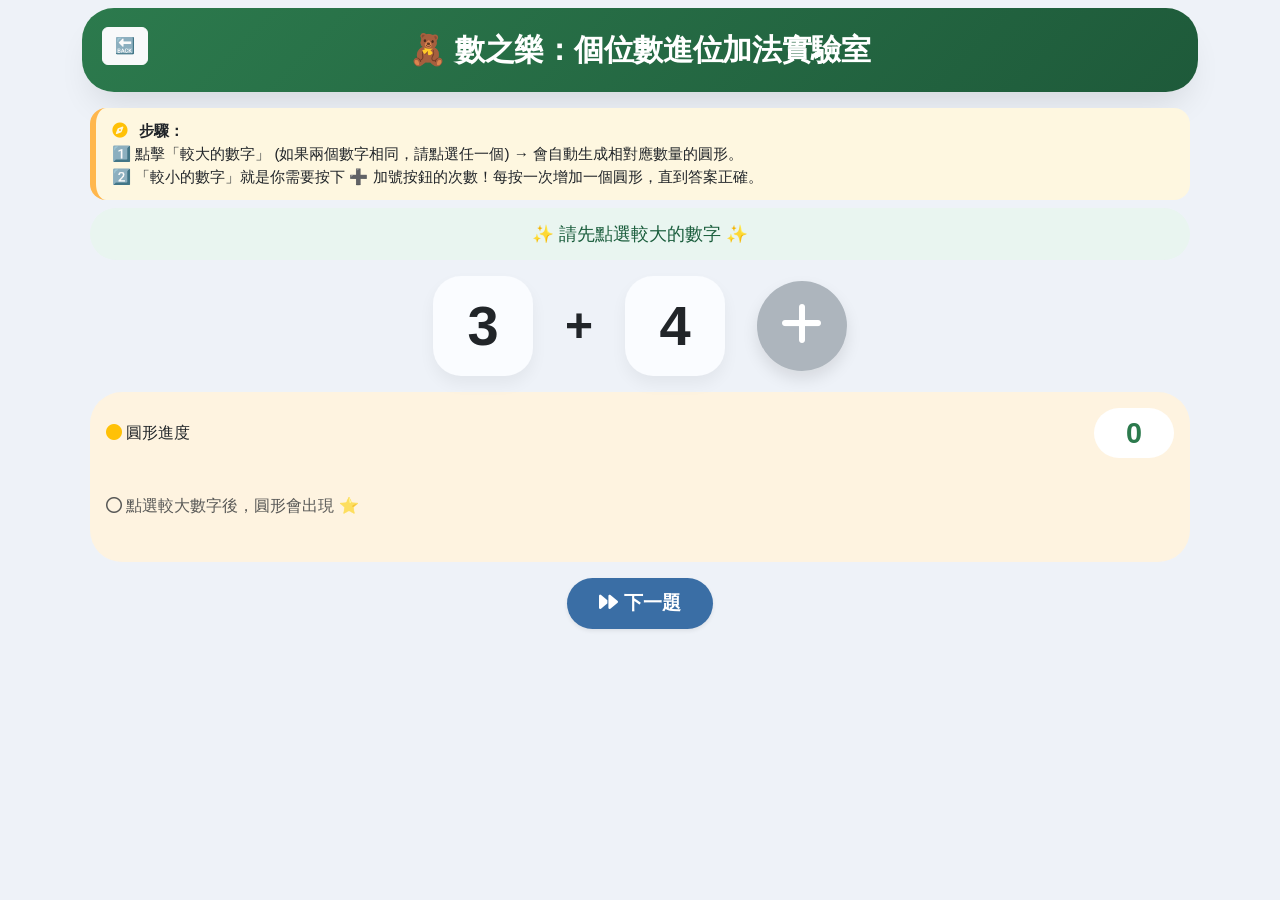
<file: lab/single-digit-addition-without-carrying-over.html>
<!DOCTYPE html>
<html lang="zh-TW">
<head>
    <meta charset="UTF-8">
    <meta name="viewport" content="width=device-width, initial-scale=1.0, viewport-fit=cover">
    <title>數之樂 - 實驗室 | 個位數不進位加法</title>
	<link rel="icon" type="image/x-icon" href="lab.ico">
	
    <!-- Bootstrap 5 + jQuery + Font Awesome -->
    <link href="https://cdn.jsdelivr.net/npm/bootstrap@5.3.0-alpha1/dist/css/bootstrap.min.css" rel="stylesheet">
    <link rel="stylesheet" href="https://cdnjs.cloudflare.com/ajax/libs/font-awesome/6.0.0-beta3/css/all.min.css">
    <style>
        body {
            background: #eef2f8;
            font-family: 'Segoe UI', Roboto, 'Noto Sans TC', sans-serif;
            padding-bottom: 2rem;
        }
        .card-lab {
            border: none;
            border-radius: 2rem;
            box-shadow: 0 20px 35px -12px rgba(0, 0, 0, 0.12);
            overflow: hidden;
            background: white;
        }
        .card-header-lab {
            background: linear-gradient(135deg, #2c7a4d, #1e5a3a);
            color: white;
            padding: 1.2rem;
            text-align: center;
        }
        .title-lab {
            font-weight: 700;
            font-size: 1.9rem;
            letter-spacing: -0.3px;
        }
		#back-btn {
			left: 20px;
		}
        .step-guide {
            background: #fef7e0;
            border-left: 6px solid #ffb74d;
            font-size: 0.95rem;
            padding: 0.75rem 1rem;
            border-radius: 1rem;
            margin: 0.5rem 0;
        }
        .hint-area {
            background: #e9f5f0;
            border-radius: 2rem;
            padding: 0.8rem 1.2rem;
            font-size: 1.1rem;
            font-weight: 500;
            color: #1a5d3c;
            text-align: center;
            transition: all 0.2s;
        }
        .equation-numbers {
            display: flex;
            justify-content: center;
            align-items: center;
            gap: 2rem;
            margin: 1rem 0;
        }
        .number-card {
            background: #ffffff;
            width: 100px;
            height: 100px;
            border-radius: 28px;
            display: flex;
            align-items: center;
            justify-content: center;
            font-size: 3.5rem;
            font-weight: bold;
            cursor: pointer;
            transition: all 0.2s;
            box-shadow: 0 8px 16px rgba(0,0,0,0.05);
            border: 3px solid transparent;
            background: #fafcff;
        }
        .number-card.selected {
            border: 4px solid #ffb74d;
            background: #fff7e8;
            box-shadow: 0 0 0 3px rgba(255, 183, 77, 0.4);
            transform: scale(1.02);
        }
		
		.number-card.disabled-card {
			opacity: 0.7;
			cursor: not-allowed !important;
			pointer-events: none;
			background: #e9ecef;
		}
		
        .number-card:hover {
            transform: translateY(-4px);
            background: #fff0db;
        }

        .plus-btn {
            width: 90px;
            height: 90px;
            border-radius: 50%;
            font-size: 3rem;
            font-weight: bold;
            background: #2c7a4d;
            border: none;
            color: white;
            transition: 0.1s;
            box-shadow: 0 8px 16px rgba(0,0,0,0.1);
        }
        .plus-btn:active {
            transform: scale(0.96);
        }
        .plus-btn:disabled {
            background: #adb5bd;
            transform: none;
            cursor: not-allowed;
        }
        .circle-track {
            background: #fef3e0;
            border-radius: 2rem;
            padding: 1rem;
            margin: 1rem 0;
        }
        .circles-container {
            display: flex;
            flex-wrap: wrap;
            gap: 12px;
            align-items: center;
            min-height: 80px;
        }
        .circle-unit {
            width: 48px;
            height: 48px;
            background: radial-gradient(circle at 30% 30%, #ffa559, #ff6f3c);
            border-radius: 50%;
            box-shadow: 0 4px 8px rgba(0,0,0,0.1);
            border: 2px solid white;
            transition: all 0.1s ease;
        }
        .circle-count {
            font-size: 1.8rem;
            font-weight: 700;
            background: white;
            padding: 0.2rem 1rem;
            border-radius: 3rem;
            display: inline-block;
            min-width: 80px;
            text-align: center;
            color: #2c7a4d;
        }
        .next-btn-custom {
            background: #3a6ea5;
            border: none;
            border-radius: 60px;
            padding: 0.7rem 2rem;
            font-weight: 600;
            font-size: 1.2rem;
        }
        .next-btn-custom:hover {
            background: #2c5985;
            transform: translateY(-2px);
        }
        @media (max-width: 576px) {
            .number-card {
                width: 70px;
                height: 70px;
                font-size: 2.4rem;
            }
            .plus-btn {
                width: 65px;
                height: 65px;
                font-size: 2rem;
            }
            .circle-unit {
                width: 36px;
                height: 36px;
            }
            .equation-numbers {
                gap: 1rem;
            }
        }
    </style>
</head>
<body>

<div class="container pt-2">
    <div class="card-lab">
		<div class="card-header-lab d-flex justify-content-center position-relative">
            <div class="title-lab w-75">🧸 數之樂：個位數進位加法實驗室</div>
			<a id="back-btn" href="/MathFun" class="position-absolute">
				<button class="btn btn-light">
					🔙
				</button>
			</a>
			
            <!--div class="sub">✨ 拖曳圓點改變數字組合 | 點擊下方按鈕回答總和 ✨</div-->
        </div>
        </div>
        <div class="card-body p-4 p-md-2">
            <!-- 第二行：指引步驟 -->
            <div class="step-guide">
                <i class="fas fa-compass me-2 text-warning"></i>
                <strong>步驟：</strong><br>
                1️⃣ 點擊「較大的數字」 (如果兩個數字相同，請點選任一個) → 會自動生成相對應數量的圓形。<br>
                2️⃣ 「較小的數字」就是你需要按下 ➕ 加號按鈕的次數！每按一次增加一個圓形，直到答案正確。
            </div>

            <!-- 第三行：提示字眼區域 -->
            <div id="hintMessage" class="hint-area mb-3">
                <span id="hintText">✨ 請先點選較大的數字 ✨</span>
            </div>

            <!-- 第四行：式子 (兩個可點擊的數字) -->
            <div class="equation-numbers">
                <div id="numA" class="number-card text-center" data-value="">? </div>
                <span style="font-size: 3rem; font-weight: bold;">+</span>
                <div id="numB" class="number-card text-center" data-value="">? </div>
				<button id="plusBtn" class="plus-btn" disabled>
                    <i class="fas fa-plus"></i>
                </button>
            </div>

            <!-- 第六行：圓形標示區 + 右側數字顯示 -->
            <div class="circle-track">
                <div class="d-flex justify-content-between align-items-center flex-wrap mb-2">
                    <span><i class="fas fa-circle text-warning"></i> 圓形進度</span>
                    <span class="circle-count" id="circleCountDisplay">0</span>
                </div>
                <div id="circlesArea" class="circles-container">
                    <!-- 動態圓形會出現在此 -->
                    <div class="text-muted" id="emptyCircleHint">⭐ 點選較大數字後，圓形會出現 ⭐</div>
                </div>
            </div>

            <!-- 第七行：下一題按鈕 (永遠可用) -->
            <div class="d-flex justify-content-center mt-2">
                <button id="nextBtn" class="btn btn-primary next-btn-custom shadow-sm">
                    <i class="fas fa-forward"></i> 下一題
                </button>
            </div>
        </div>
    </div>
</div>

<script src="https://code.jquery.com/jquery-3.7.1.min.js" integrity="sha256-/JqT3SQfawRcv/BIHPThkBvs0OEvtFFmqPF/lYI/Cxo=" crossorigin="anonymous"></script>
<script src="https://cdn.jsdelivr.net/npm/bootstrap@5.3.0-alpha1/dist/js/bootstrap.bundle.min.js"></script>

<script>
    // 全域變數
    let currentA = 3;           // 左邊數字
    let currentB = 4;           // 右邊數字
    let bigNumber = 0;          // 較大的數字 (實際值)
    let smallNumber = 0;        // 較小的數字 (實際值)
    let targetTotal = 0;        // a+b 總和
    let currentCircles = 0;     // 目前圓形數量 (初始0，選中較大數字後變成 bigNumber)
    let addCount = 0;           // 已按加號次數 (需等於 smallNumber 才算完成)
    let isCompleted = false;    // 是否已正確完成加法
    let bigSelected = false;    // 是否已經選中較大數字 (並且已初始化圓形)
    
    // DOM 元素
    const $numA = $('#numA');
    const $numB = $('#numB');
    const $plusBtn = $('#plusBtn');
    const $circlesArea = $('#circlesArea');
    const $circleCountDisplay = $('#circleCountDisplay');
    const $hintText = $('#hintText');
    const $nextBtn = $('#nextBtn');
    
    // 輔助函數：隨機產生 a,b (1~9 且 a+b < 10)
    function generateValidNumbers() {
        let a, b;
        do {
            a = Math.floor(Math.random() * 9) + 1; // 1-9
            b = Math.floor(Math.random() * 9) + 1;
        } while (a + b >= 10);
        return { a, b };
    }
    
    // 重置所有狀態 (保留 a,b 或重新設定)
    function resetStateForNewNumbers(a, b) {
        currentA = a;
        currentB = b;
        // 計算大小
        if (currentA > currentB) {
            bigNumber = currentA;
            smallNumber = currentB;
        } else if (currentB > currentA) {
            bigNumber = currentB;
            smallNumber = currentA;
        } else {
            // 相等
            bigNumber = currentA;
            smallNumber = currentA;
        }
        targetTotal = currentA + currentB;
        
        // 重置互動狀態
        isCompleted = false;
        bigSelected = false;
        addCount = 0;
        currentCircles = 0;
		
		// 重新啟用數字點擊（移除禁用樣式，重新綁定事件）
		$numA.removeClass('disabled-card selected');
		$numB.removeClass('disabled-card selected');
		$numA.css('cursor', 'pointer');
		$numB.css('cursor', 'pointer');
		
		// 重新綁定點擊事件（使用 unbind 再 bind 確保乾淨）
		$numA.off('click').on('click', function() {
			let val = parseInt($(this).attr('data-value'));
			onNumberClick(val);
		});
		$numB.off('click').on('click', function() {
			let val = parseInt($(this).attr('data-value'));
			onNumberClick(val);
		});
        
        // 更新式子顯示
        $numA.text(currentA).attr('data-value', currentA);
        $numB.text(currentB).attr('data-value', currentB);
        
        // 清空圓形區域
        renderCircles(0);
        $circleCountDisplay.text('0');
        
        // 禁用加號按鈕 (尚未選中較大數字)
        $plusBtn.prop('disabled', true);
        
        // 重置提示訊息
        $hintText.html('✨ 請先點選較大的數字 ✨');
        
        // 清除任何完成標誌，重新允許點擊數字
        // 數字點擊啟用與否由 isCompleted 控制，另外點擊數字時若已完成則無效
    }
    
    // 渲染圓形 (根據數量)
    function renderCircles(count) {
        $circlesArea.empty();
        if (count === 0) {
            $circlesArea.html('<div class="text-muted"><i class="far fa-circle"></i> 點選較大數字後，圓形會出現 ⭐</div>');
            return;
        }
        for (let i = 0; i < count; i++) {
            const $circle = $('<div>').addClass('circle-unit');
            $circlesArea.append($circle);
        }
        $circleCountDisplay.text(count);
    }
    
    // 執行「選擇較大數字」的核心邏輯 (自動觸發或手動觸發)
    // selectedValue: 用戶點擊的數字值 (可能是較大或較小)
    // 若用戶點擊正確(較大)則直接設定；若點擊錯誤，則自動選較大數字，並顯示提示
    function selectBigNumber(clickedVal) {
		if (isCompleted) return false;
		
		// 禁用數字按鈕（兩個數字都無法再點擊）
		$numA.off('click');
		$numB.off('click');
		$numA.css('cursor', 'default');
		$numB.css('cursor', 'default');
		$numA.addClass('disabled-card');
		$numB.addClass('disabled-card');
		
		let correctBig = bigNumber;
		let isCorrect = (clickedVal === correctBig);
		
		if (!isCorrect) {
			// 錯誤情況：顯示警告提示，並自動選取較大的數字
			$hintText.html(`⚠️ 注意！較大的數字是 ${correctBig}，已自動選取正確答案並生成 ${correctBig} 個圓形。請按加號按鈕 ${smallNumber} 次。`);
			performSelectBig(correctBig, true);
		} else {
			// 正確情況：顯示正確提示
			$hintText.html(`✅ 正確！較大的數字是 ${correctBig}，已生成 ${correctBig} 個圓形。請按加號按鈕 ${smallNumber} 次。`);
			performSelectBig(correctBig, true);
		}
	}
    
    // 執行真正選中較大數字的動作 (重置加號進度，重新生成初始圓形)
    // 執行真正選中較大數字的動作 (重置加號進度，重新生成初始圓形)
	// keepMessage: true 時不覆蓋提示文字，保留外部設定的訊息
	function performSelectBig(bigVal, keepMessage = false) {
		if (isCompleted) return false;
		
		// 如果已經選中且狀態一致，無需重置，但確保數字按鈕已被禁用（已經禁用）
		if (bigSelected && currentCircles === bigNumber && addCount === 0 && bigVal === bigNumber) {
			if (!keepMessage) {
				$hintText.html(`ℹ️ 已選擇較大數字 ${bigNumber}，圓形數量 ${bigNumber}，還需要按 ${smallNumber} 次加號。`);
			}
			return true;
		}
		
		// 重置加號進度
		addCount = 0;
		currentCircles = bigVal;
		bigSelected = true;
		
		renderCircles(currentCircles);
		
		// 更新高亮：較大的數字加上 selected class
		if (bigNumber === currentA) {
			$numA.addClass('selected');
			$numB.removeClass('selected');
		} else {
			$numB.addClass('selected');
			$numA.removeClass('selected');
		}
		
		// 啟用加號按鈕
		if (!isCompleted) {
			$plusBtn.prop('disabled', false);
		}
		
		// 如果 keepMessage 為 false，則設定預設提示（但外部已提供提示，此處不再覆蓋）
		return true;
	}
    
    // 處理加號按鈕點擊
    function onPlusClick() {
        if (isCompleted) return;
        if (!bigSelected) {
            $hintText.html('⚠️ 請先點選較大的數字！');
            return;
        }
        // 已經達成目標，不應可點 (但按鈕disabled會處理)
        if (addCount >= smallNumber) {
            $plusBtn.prop('disabled', true);
            return;
        }
        
        // 增加一個圓形
        addCount++;
        currentCircles++;
        renderCircles(currentCircles);
        
        // 更新提示進度
        let remain = smallNumber - addCount;
        if (remain > 0) {
            $hintText.html(`➕ 已按 ${addCount} 次，請再按 ${remain} 次。`);
        }
        
        // 檢查是否達成目標
        if (addCount === smallNumber) {
            // 完成正確加法
            isCompleted = true;
            bigSelected = true;
            $plusBtn.prop('disabled', true);
            // 顯示正確答案訊息
            $hintText.html(`🎉 答案正確！ ${currentA} + ${currentB} = ${targetTotal} 🎉`);
            // 禁用數字點擊 (透過 isCompleted 控制點擊時 return)
            // 保持高亮，不需額外動作
        }
    }
    
    // 處理數字點擊 (a 或 b)
    function onNumberClick(clickedVal) {
        if (isCompleted) {
            $hintText.html(`🏆 已完成本題！點「下一題」繼續練習 🏆`);
            return;
        }
        // 呼叫選擇邏輯 (內部會判斷正確/錯誤，自動調整)
        selectBigNumber(clickedVal);
    }
    
    // 下一題：隨機產生新題目，重置所有狀態
    function nextProblem() {
        const { a, b } = generateValidNumbers();
        // 重置全域狀態
        resetStateForNewNumbers(a, b);
        // 清除完成標誌與加號禁用
        isCompleted = false;
        bigSelected = false;
        addCount = 0;
        currentCircles = 0;
        renderCircles(0);
        $plusBtn.prop('disabled', true);
        $numA.removeClass('selected');
        $numB.removeClass('selected');
        $hintText.html('✨ 新題目！請點選較大的數字 ✨');
    }
    
    // 初始化事件綁定
    function bindEvents() {
        $numA.off('click').on('click', function() {
            let val = parseInt($(this).attr('data-value'));
            onNumberClick(val);
        });
        $numB.off('click').on('click', function() {
            let val = parseInt($(this).attr('data-value'));
            onNumberClick(val);
        });
        $plusBtn.off('click').on('click', onPlusClick);
        $nextBtn.off('click').on('click', function() {
            nextProblem();
        });
    }
    
    // 初始化頁面 (隨機產生第一個合法題目)
    function init() {
        const { a, b } = generateValidNumbers();
        resetStateForNewNumbers(a, b);
        bindEvents();
        // 確保額外狀態重置
        isCompleted = false;
        bigSelected = false;
        $plusBtn.prop('disabled', true);
        $hintText.html('✨ 請先點選較大的數字 ✨');
        renderCircles(0);
    }
    
    init();
</script>
</body>
</html>
</file>
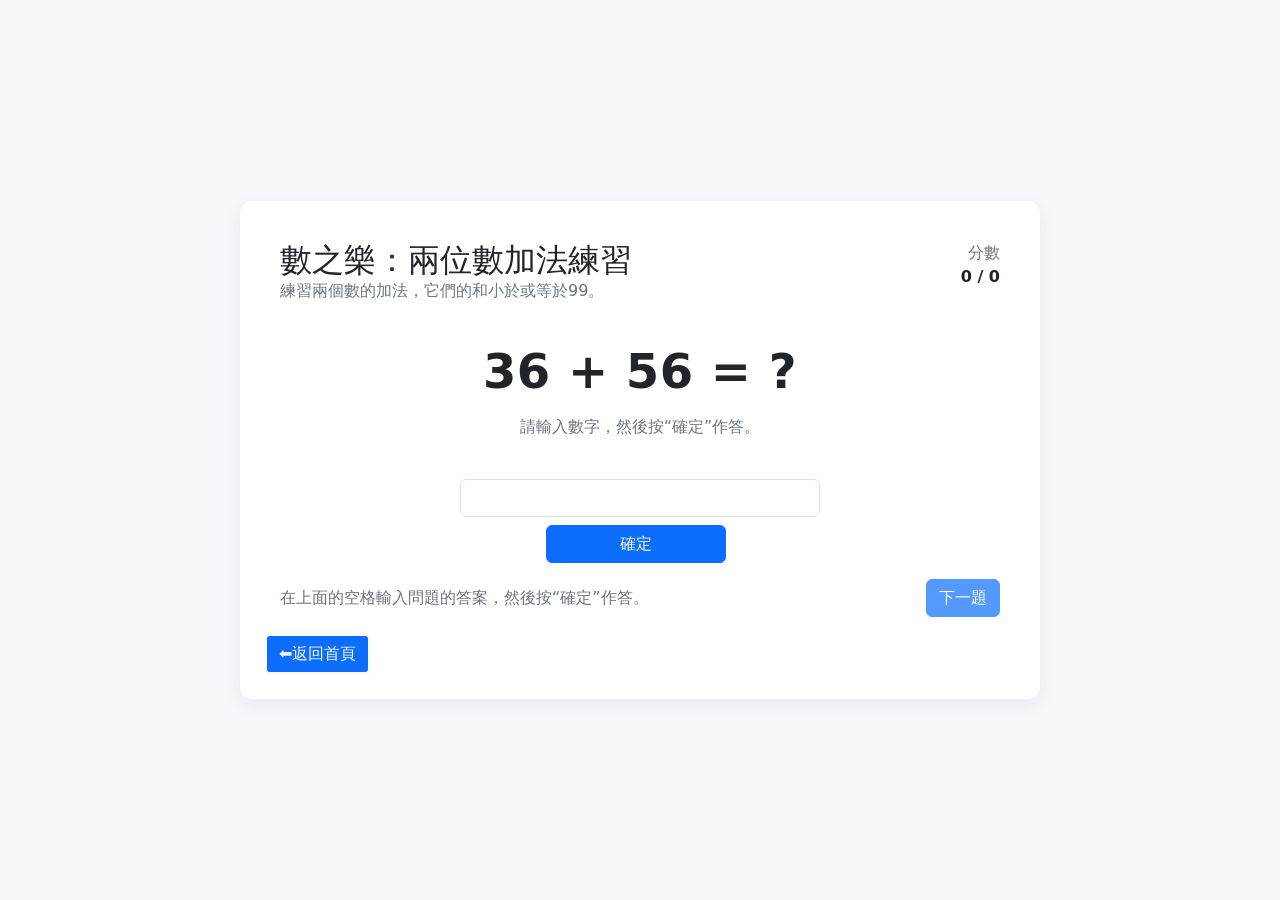
<file: practice/double-digit-addition.html>
<!doctype html>
<html lang="en">
<head>
  <meta charset="utf-8" />
  <meta name="viewport" content="width=device-width,initial-scale=1" />
  <title>數之樂 - 練習 | 兩位數加法</title>
  <link rel="icon" type="image/x-icon" href="practice.ico">
  
  <!-- Bootstrap CSS (CDN allowed per instructions) -->
  <link href="https://cdn.jsdelivr.net/npm/bootstrap@5.3.2/dist/css/bootstrap.min.css" rel="stylesheet">
  <!-- jQuery (CDN allowed) -->
  <script src="https://code.jquery.com/jquery-3.7.1.min.js"></script>
  <style>
    body {
      background: #f6f8fb;
      min-height: 100vh;
      display: flex;
      align-items: center;
      justify-content: center;
      padding: 24px;
      font-family: system-ui, -apple-system, "Segoe UI", Roboto, "Helvetica Neue", Arial;
    }
    .card {
      width: 100%;
      max-width: 800px;
      box-shadow: 0 6px 18px rgba(33, 47, 84, 0.08);
      border: none;
      border-radius: 12px;
    }
    .expression {
      font-size: 3rem;
      font-weight: 600;
      letter-spacing: 0.5px;
      display: inline-flex;
      align-items: center;
      gap: 12px;
    }
    .result-icon {
      width: 0px;
      height: 34px;
      border-radius: 8px;
      display: inline-flex;
      align-items: center;
      justify-content: center;
      color: #fff;
      font-weight: 700;
      font-size: 18px;
    }
    .tick { background: #28a745; width: 34px;}
    .cross { background: #dc3545; width: 34px;}
    .answer-btn {
      min-width: 56px;
      margin: 6px;
    }
    .answers-row {
      display: flex;
      flex-wrap: wrap;
      justify-content: center;
    }
    .btn-grid {
      padding: 8px 12px;
      background: #ffffff;
      border-radius: 10px;
      box-shadow: 0 2px 8px rgba(33,47,84,0.04);
    }
    .btn:disabled {
      opacity: 0.7;
    }
    .small-muted {
      font-size: 1rem;
      color: #6c757d;
    }
    .footer-note {
      font-size: 1rem;
      color: #6b7280;
    }
    @media (max-width: 420px) {
      .expression { font-size: 1.6rem; }
      .answer-btn { min-width: 48px; margin: 4px; }
    }
  </style>
</head>
<body>
  <div class="card p-4">
    <div class="card-body">
      <div class="d-flex justify-content-between align-items-start mb-3">
        <div>
          <h2 class="mb-0">數之樂：兩位數加法練習</h5>
          <div class="small-muted">練習兩個數的加法，它們的和小於或等於99。</div>
        </div>
        <div class="text-end">
          <div class="small-muted">分數</div>
          <div id="score" class="fw-semibold">0 / 0</div>
        </div>
      </div>

      <div class="d-flex align-items-center justify-content-center py-3">
        <div class="text-center">
          <div id="expressionWrap" class="expression">
            <span id="exprText" aria-live="polite">—</span>
          </div>
          <div class="mt-2 small-muted">請輸入數字，然後按“確定”作答。</div>
        </div>
      </div>

      <div class="mt-4 d-flex flex-column align-items-center justify-content-center">
		<input type="number" class="form-control mb-2 w-50" id="answerInput" value="" min="0" max="99">
		<div class="w-100 d-flex justify-content-center">
			<button id="answerBtn" class="btn btn-primary w-25">確定</button>
			<span id="resultIcon" class="ms-2" aria-hidden="true"></span>
		</div>
      </div>

      <div class="d-flex justify-content-between align-items-center mt-3">
        <div class="footer-note">在上面的空格輸入問題的答案，然後按“確定”作答。</div>
        <div>
          <button id="nextBtn" class="btn btn-primary" disabled>下一題</button>
        </div>
      </div>
    </div>
	<a id="back-btn" href="/MathFun">
	  <button class="btn btn-primary btn-outline-light border-3 text-red">
		⬅️返回首頁
	  </button>
	</a>
  </div>

  <script>
	// jQuery ready
	$(function () {
	  const $exprText = $('#exprText');
	  const $resultIcon = $('#resultIcon');
	  const $row1 = $('#row1');
	  const $row2 = $('#row2');
	  const $nextBtn = $('#nextBtn');
	  const $answerBtn = $('#answerBtn');
	  const $answerInput = $('#answerInput');
	  const $score = $('#score');

	  let current = { a: 0, b: 0, answered: false, correct: null };
	  let total = 0, correctCount = 0;
	  
	  function resetUI() {
		$resultIcon.empty().removeClass('tick cross').attr('aria-hidden', 'true');
		updateExpression();
		$answerBtn.prop('disabled', false);
		$answerInput.val('');
		$answerInput.prop('disabled', false);
		$nextBtn.prop('disabled', true);
	  }
	  
	  function updateExpression(ans) {
		let answer = ans || '?'
        $exprText.text(`${current.a} + ${current.b} = ${answer}`);
      }

	  // Generate random non-negative integers with sum <= 99
	  function generateQuestion() {
		// Reset state
		current.answered = false;
		current.correct = null;
		
		let a = 0;
		let b = 0;
		do {
			a = Math.floor(Math.random() * 80) + 10;
			b = Math.floor(Math.random() * (89 - a)) + 10;
		} while (a == current.a || b == current.b)
		
		current.a = a;
		current.b = b;
		
		resetUI();
	  }
	  
	  function revealAnswer(value) {
		if (current.answered) return;
		current.answered = true;
		const correctSum = current.a + current.b;
		const isCorrect = (value === correctSum);
		current.correct = isCorrect;
		total += 1;
		if (isCorrect) correctCount += 1;

		// Update UI
		$resultIcon
		  .attr('aria-hidden', 'false')
		  .text(isCorrect ? '✓' : '✕')
		  .removeClass('tick cross')
		  .addClass(isCorrect ? 'result-icon tick' : 'result-icon cross');
		
		// Show answer in the expression
		updateExpression(correctSum);

		// Enable next button
		$nextBtn.prop('disabled', false);

		// Update score display
		$score.text(`${correctCount} / ${total}`);
	  }
	  
	  function disableAnswering() {
		$answerInput.prop('disabled', true);
		$answerBtn.prop('disabled', true);
	  }
	  
	  function answer() {
		const val = parseInt($answerInput.val());
		revealAnswer(val);
		disableAnswering();
	  }

	  // Initialize
	  generateQuestion();
	  
	  // Inputs
	  $answerBtn.on('click', function (e) {
		answer();
	  });
	  
	  $nextBtn.on('click', function () {
		generateQuestion();
	  });
	  
	  $(document).on('keypress', function(e) {
		if (e.which == 13) {
			answer();
		} else if (e.which == 32 && current.correct != null) {
			generateQuestion();
		}
	  });
	});
  </script>

  <!-- Bootstrap JS (bundle includes Popper) -->
  <script src="https://cdn.jsdelivr.net/npm/bootstrap@5.3.2/dist/js/bootstrap.bundle.min.js"></script>
</body>
</html>
</file>
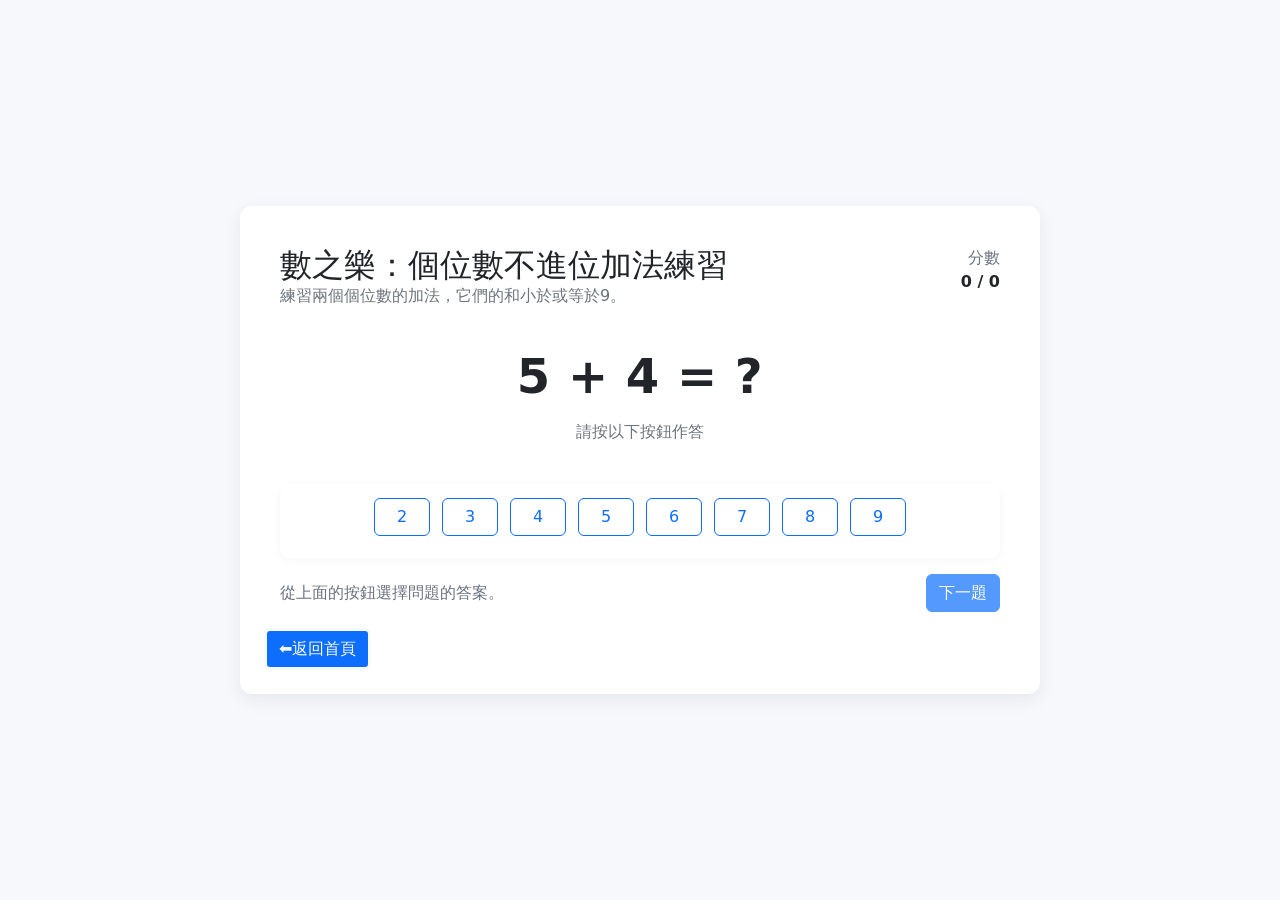
<file: practice/single-digit-addition-without-carrying-over.html>
<!doctype html>
<html lang="en">
<head>
  <meta charset="utf-8" />
  <meta name="viewport" content="width=device-width,initial-scale=1" />
  <title>數之樂 - 練習 | 個位數不進位加法</title>
  <link rel="icon" type="image/x-icon" href="practice.ico">
  
  <!-- Bootstrap CSS (CDN allowed per instructions) -->
  <link href="https://cdn.jsdelivr.net/npm/bootstrap@5.3.2/dist/css/bootstrap.min.css" rel="stylesheet">
  <!-- jQuery (CDN allowed) -->
  <script src="https://code.jquery.com/jquery-3.7.1.min.js"></script>
  <style>
    body {
      background: #f6f8fb;
      min-height: 100vh;
      display: flex;
      align-items: center;
      justify-content: center;
      padding: 24px;
      font-family: system-ui, -apple-system, "Segoe UI", Roboto, "Helvetica Neue", Arial;
    }
    .card {
      width: 100%;
      max-width: 800px;
      box-shadow: 0 6px 18px rgba(33, 47, 84, 0.08);
      border: none;
      border-radius: 12px;
    }
    .expression {
      font-size: 3rem;
      font-weight: 600;
      letter-spacing: 0.5px;
      display: inline-flex;
      align-items: center;
      gap: 12px;
    }
    .result-icon {
      width: 0px;
      height: 34px;
      border-radius: 8px;
      display: inline-flex;
      align-items: center;
      justify-content: center;
      color: #fff;
      font-weight: 700;
      font-size: 18px;
    }
    .tick { background: #28a745; width: 34px;}
    .cross { background: #dc3545; width: 34px;}
    .answer-btn {
      min-width: 56px;
      margin: 6px;
    }
    .answers-row {
      display: flex;
      flex-wrap: wrap;
      justify-content: center;
    }
    .btn-grid {
      padding: 8px 12px;
      background: #ffffff;
      border-radius: 10px;
      box-shadow: 0 2px 8px rgba(33,47,84,0.04);
    }
    .btn:disabled {
      opacity: 0.7;
    }
    .small-muted {
      font-size: 1rem;
      color: #6c757d;
    }
    .footer-note {
      font-size: 1rem;
      color: #6b7280;
    }
    @media (max-width: 420px) {
      .expression { font-size: 1.6rem; }
      .answer-btn { min-width: 48px; margin: 4px; }
    }
  </style>
</head>
<body>
  <div class="card p-4">
    <div class="card-body">
      <div class="d-flex justify-content-between align-items-start mb-3">
        <div>
          <h2 class="mb-0">數之樂：個位數不進位加法練習</h5>
          <div class="small-muted">練習兩個個位數的加法，它們的和小於或等於9。</div>
        </div>
        <div class="text-end">
          <div class="small-muted">分數</div>
          <div id="score" class="fw-semibold">0 / 0</div>
        </div>
      </div>

      <div class="d-flex align-items-center justify-content-center py-3">
        <div class="text-center">
          <div id="expressionWrap" class="expression">
            <span id="exprText" aria-live="polite">—</span>
          </div>
          <div class="mt-2 small-muted">請按以下按鈕作答</div>
        </div>
      </div>

      <div class="mt-4 btn-grid">
        <!-- Row 1: 1 to 10 -->
        <div class="answers-row mb-2" id="row1"></div>
      </div>

      <div class="d-flex justify-content-between align-items-center mt-3">
        <div class="footer-note">從上面的按鈕選擇問題的答案。</div>
		<span id="resultIcon" class="ms-2" aria-hidden="true"></span>
        <div>
          <button id="nextBtn" class="btn btn-primary" disabled>下一題</button>
        </div>
      </div>
    </div>
	<a id="back-btn" href="/MathFun">
	  <button class="btn btn-primary btn-outline-light border-3 text-red">
		⬅️返回首頁
	  </button>
	</a>
  </div>

  <script>
    // jQuery ready
    $(function () {
      const $exprText = $('#exprText');
      const $resultIcon = $('#resultIcon');
      const $row1 = $('#row1');
      const $row2 = $('#row2');
      const $nextBtn = $('#nextBtn');
      const $score = $('#score');

      let current = { a: 0, b: 0, answered: false, correct: null };
      let total = 0, correctCount = 0;

      // Build answer buttons (2-9)
      function buildAnswerButtons() {
        $row1.empty();
        $row2.empty();
        for (let i = 2; i <= 9; i++) {
          const $btn = $('<button>')
            .addClass('btn btn-outline-primary answer-btn')
            .attr('type', 'button')
            .attr('data-value', i)
            .text(i);

          if (i <= 9) $row1.append($btn);
          else $row2.append($btn);
        }
      }

      // Generate random non-negative integers with sum <= 9
      function generateQuestion() {
        // Reset state
        current.answered = false;
        current.correct = null;
        $resultIcon.empty().removeClass('tick cross').attr('aria-hidden', 'true');
        $nextBtn.prop('disabled', true);
        $('.answer-btn').prop('disabled', false).removeClass('btn-success btn-danger').removeAttr('aria-pressed');
		
		let a = 0;
		let b = 0;
		do {
			a = Math.floor(Math.random() * 8) + 1;
			b = Math.floor(Math.random() * (9 - a)) + 1;
		} while (a == current.a || b == current.b)
        
        current.a = a;
        current.b = b;
        updateExpression();
      }

      function updateExpression(ans) {
		let answer = ans || '?'
        $exprText.text(`${current.a} + ${current.b} = ${answer}`);
      }

      function revealAnswer(selected) {
        if (current.answered) return;
        current.answered = true;
        const correctSum = current.a + current.b;
        const isCorrect = (selected === correctSum);
        current.correct = isCorrect;
        total += 1;
        if (isCorrect) correctCount += 1;

        // Update UI
        $resultIcon
          .attr('aria-hidden', 'false')
          .text(isCorrect ? '✓' : '✕')
          .removeClass('tick cross')
          .addClass(isCorrect ? 'result-icon tick' : 'result-icon cross');

        // Highlight chosen button
        const $chosen = $(`.answer-btn[data-value=${selected}]`);
        $chosen.addClass(isCorrect ? 'btn-success' : 'btn-danger').attr('aria-pressed', 'true');
				
		// Show answer in the expression
		updateExpression(correctSum);

        // Disable all answer buttons
        $('.answer-btn').prop('disabled', true);

        // Enable next button
        $nextBtn.prop('disabled', false);

        // Update score display
        $score.text(`${correctCount} / ${total}`);
      }

      // Event delegation for answer buttons
      $(document).on('click', '.answer-btn', function () {
        const val = parseInt($(this).attr('data-value'), 10);
        revealAnswer(val);
      });

      $nextBtn.on('click', function () {
        generateQuestion();
      });

      // Initialize
      buildAnswerButtons();
      generateQuestion();

      // Accessibility: allow keyboard selection via number keys 1..9,0 for 10, letters for 11..20 using bracket? We'll map keys 1..9,0, q..p for 11..20 (optional)
      $(document).on('keydown', function (e) {
        if (current.answered === false) {
          // Map digits:
          if (e.key >= '1' && e.key <= '9') {
            const n = parseInt(e.key, 10);
            const $btn = $(`.answer-btn[data-value=${n}]`);
            if ($btn.length && !$btn.prop('disabled')) $btn.trigger('click');
          } else if (e.key === '0') {
            // treat 0 as 10
            const $btn = $(`.answer-btn[data-value=10]`);
            if ($btn.length && !$btn.prop('disabled')) $btn.trigger('click');
          } else {
            // Map keys q,w,e,r,t,y,u,i,o,p to 11..20 (top row letters)
            const map = { q:11,w:12,e:13,r:14,t:15,y:16,u:17,i:18,o:19,p:20 };
            const key = e.key.toLowerCase();
            if (map[key]) {
              const $btn = $(`.answer-btn[data-value=${map[key]}]`);
              if ($btn.length && !$btn.prop('disabled')) $btn.trigger('click');
            }
          }
        } else {
          // If answered, allow Enter or Space to go to next
          if ((e.key === 'Enter' || e.key === ' ') && !$nextBtn.prop('disabled')) {
            e.preventDefault();
            $nextBtn.trigger('click');
          }
        }
      });

      // Small improvement: announce new question for screen readers
      $exprText.on('DOMSubtreeModified', function () {
        // no-op but ensures assistive tech notified when text changes
      });
    });
  </script>

  <!-- Bootstrap JS (bundle includes Popper) -->
  <script src="https://cdn.jsdelivr.net/npm/bootstrap@5.3.2/dist/js/bootstrap.bundle.min.js"></script>
</body>
</html>
</file>
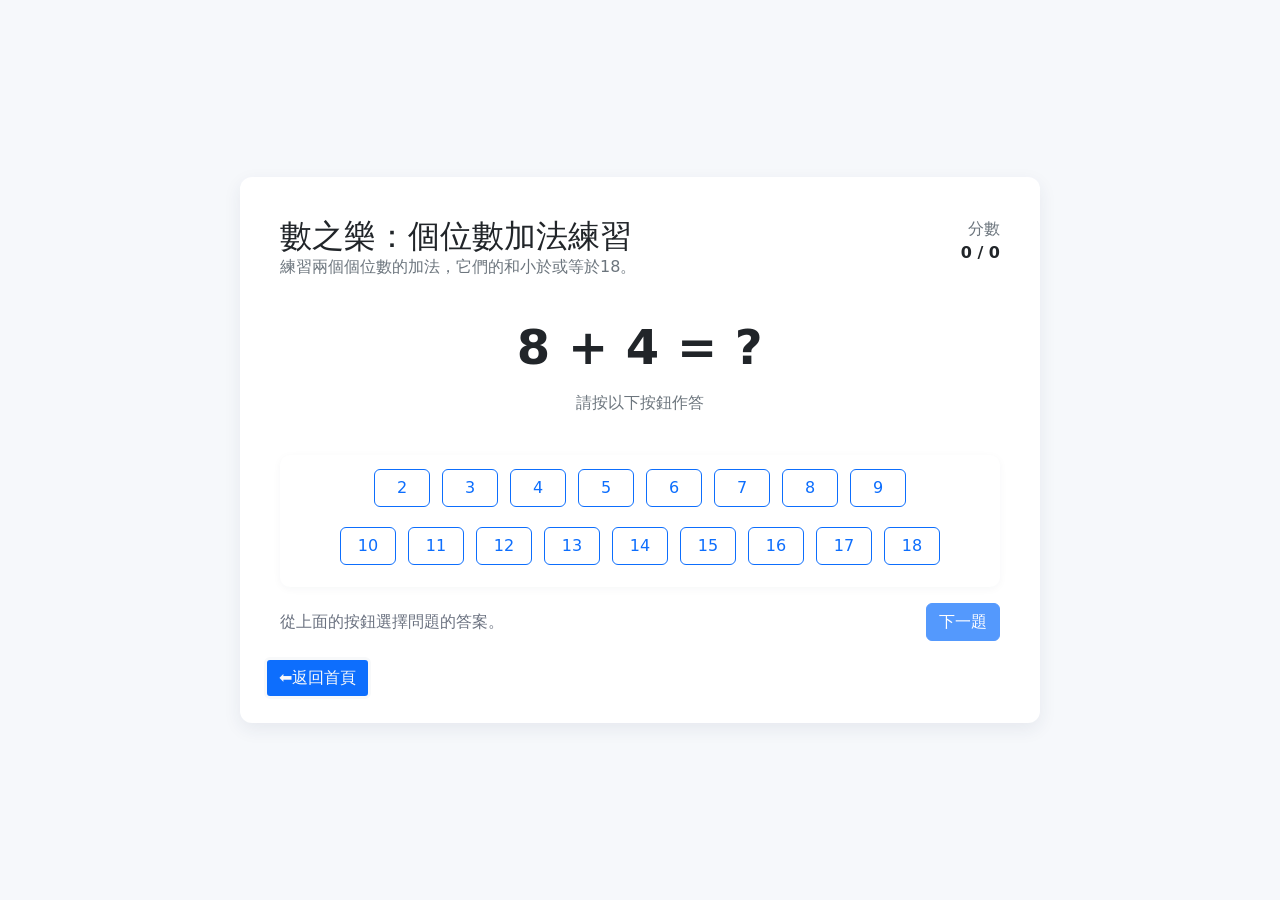
<file: practice/single-digit-addition.html>
<!doctype html>
<html lang="en">
<head>
  <meta charset="utf-8" />
  <meta name="viewport" content="width=device-width,initial-scale=1" />
  <title>數之樂 - 練習 | 個位數加法</title>
  <link rel="icon" type="image/x-icon" href="practice.ico">
  
  <!-- Bootstrap CSS (CDN allowed per instructions) -->
  <link href="https://cdn.jsdelivr.net/npm/bootstrap@5.3.2/dist/css/bootstrap.min.css" rel="stylesheet">
  <!-- jQuery (CDN allowed) -->
  <script src="https://code.jquery.com/jquery-3.7.1.min.js"></script>
  <style>
    body {
      background: #f6f8fb;
      min-height: 100vh;
      display: flex;
      align-items: center;
      justify-content: center;
      padding: 24px;
      font-family: system-ui, -apple-system, "Segoe UI", Roboto, "Helvetica Neue", Arial;
    }
    .card {
      width: 100%;
      max-width: 800px;
      box-shadow: 0 6px 18px rgba(33, 47, 84, 0.08);
      border: none;
      border-radius: 12px;
    }
    .expression {
      font-size: 3rem;
      font-weight: 600;
      letter-spacing: 0.5px;
      display: inline-flex;
      align-items: center;
      gap: 12px;
    }
    .result-icon {
      width: 0px;
      height: 34px;
      border-radius: 8px;
      display: inline-flex;
      align-items: center;
      justify-content: center;
      color: #fff;
      font-weight: 700;
      font-size: 18px;
    }
    .tick { background: #28a745; width: 34px;}
    .cross { background: #dc3545; width: 34px;}
    .answer-btn {
      min-width: 56px;
      margin: 6px;
    }
    .answers-row {
      display: flex;
      flex-wrap: wrap;
      justify-content: center;
    }
    .btn-grid {
      padding: 8px 12px;
      background: #ffffff;
      border-radius: 10px;
      box-shadow: 0 2px 8px rgba(33,47,84,0.04);
    }
    .btn:disabled {
      opacity: 0.7;
    }
    .small-muted {
      font-size: 1rem;
      color: #6c757d;
    }
    .footer-note {
      font-size: 1rem;
      color: #6b7280;
    }
    @media (max-width: 420px) {
      .expression { font-size: 1.6rem; }
      .answer-btn { min-width: 48px; margin: 4px; }
    }
  </style>
</head>
<body>
  <div class="card p-4">
    <div class="card-body">
      <div class="d-flex justify-content-between align-items-start mb-3">
        <div>
          <h2 class="mb-0">數之樂：個位數加法練習</h5>
          <div class="small-muted">練習兩個個位數的加法，它們的和小於或等於18。</div>
        </div>
        <div class="text-end">
          <div class="small-muted">分數</div>
          <div id="score" class="fw-semibold">0 / 0</div>
        </div>
      </div>

      <div class="d-flex align-items-center justify-content-center py-3">
        <div class="text-center">
          <div id="expressionWrap" class="expression">
            <span id="exprText" aria-live="polite">—</span>
          </div>
          <div class="mt-2 small-muted">請按以下按鈕作答</div>
        </div>
      </div>

      <div class="mt-4 btn-grid">
        <!-- Row 1: 1 to 10 -->
        <div class="answers-row mb-2" id="row1"></div>
        <!-- Row 2: 11 to 20 -->
        <div class="answers-row mb-2" id="row2"></div>
      </div>

      <div class="d-flex justify-content-between align-items-center mt-3">
        <div class="footer-note">從上面的按鈕選擇問題的答案。</div>
		<span id="resultIcon" class="ms-2" aria-hidden="true"></span>
        <div>
          <button id="nextBtn" class="btn btn-primary" disabled>下一題</button>
        </div>
      </div>
    </div>
	<a id="back-btn" href="/MathFun">
	  <button class="btn btn-primary btn-outline-light border-3 text-red">
		⬅️返回首頁
	  </button>
	</a>
  </div>

  <script>
    // jQuery ready
    $(function () {
      const $exprText = $('#exprText');
      const $resultIcon = $('#resultIcon');
      const $row1 = $('#row1');
      const $row2 = $('#row2');
      const $nextBtn = $('#nextBtn');
      const $score = $('#score');

      let current = { a: 0, b: 0, answered: false, correct: null };
      let total = 0, correctCount = 0;

      // Build answer buttons (2-18)
      function buildAnswerButtons() {
        $row1.empty();
        $row2.empty();
        for (let i = 2; i <= 18; i++) {
          const $btn = $('<button>')
            .addClass('btn btn-outline-primary answer-btn')
            .attr('type', 'button')
            .attr('data-value', i)
            .text(i);

          if (i <= 9) $row1.append($btn);
          else $row2.append($btn);
        }
      }

      // Generate random non-negative integers with sum <= 18
      function generateQuestion() {
        // Reset state
        current.answered = false;
        current.correct = null;
        $resultIcon.empty().removeClass('tick cross').attr('aria-hidden', 'true');
        $nextBtn.prop('disabled', true);
        $('.answer-btn').prop('disabled', false).removeClass('btn-success btn-danger').removeAttr('aria-pressed');
		
		
		let a = 0;
		let b = 0;
		do {
			a = Math.floor(Math.random() * 9)+1;
			b = Math.floor(Math.random() * 9)+1;
		} while (a == current.a || b == current.b)
        
        current.a = a;
        current.b = b;
        updateExpression();
      }

      function updateExpression(ans) {
		let answer = ans || '?'
        $exprText.text(`${current.a} + ${current.b} = ${answer}`);
      }

      function revealAnswer(selected) {
        if (current.answered) return;
        current.answered = true;
        const correctSum = current.a + current.b;
        const isCorrect = (selected === correctSum);
        current.correct = isCorrect;
        total += 1;
        if (isCorrect) correctCount += 1;

        // Update UI
        $resultIcon
          .attr('aria-hidden', 'false')
          .text(isCorrect ? '✓' : '✕')
          .removeClass('tick cross')
          .addClass(isCorrect ? 'result-icon tick' : 'result-icon cross');

        // Highlight chosen button
        const $chosen = $(`.answer-btn[data-value=${selected}]`);
        $chosen.addClass(isCorrect ? 'btn-success' : 'btn-danger').attr('aria-pressed', 'true');
		
		// Show answer in the expression
		updateExpression(correctSum);

        // Disable all answer buttons
        $('.answer-btn').prop('disabled', true);

        // Enable next button
        $nextBtn.prop('disabled', false);

        // Update score display
        $score.text(`${correctCount} / ${total}`);
      }

      // Event delegation for answer buttons
      $(document).on('click', '.answer-btn', function () {
        const val = parseInt($(this).attr('data-value'), 10);
        revealAnswer(val);
      });

      $nextBtn.on('click', function () {
        generateQuestion();
      });

      // Initialize
      buildAnswerButtons();
      generateQuestion();

      // Accessibility: allow keyboard selection via number keys 1..9,0 for 10, letters for 11..20 using bracket? We'll map keys 1..9,0, q..p for 11..20 (optional)
      $(document).on('keydown', function (e) {
        if (current.answered === false) {
          // Map digits:
          if (e.key >= '1' && e.key <= '9') {
            const n = parseInt(e.key, 10);
            const $btn = $(`.answer-btn[data-value=${n}]`);
            if ($btn.length && !$btn.prop('disabled')) $btn.trigger('click');
          } else if (e.key === '0') {
            // treat 0 as 10
            const $btn = $(`.answer-btn[data-value=10]`);
            if ($btn.length && !$btn.prop('disabled')) $btn.trigger('click');
          } else {
            // Map keys q,w,e,r,t,y,u,i,o,p to 11..20 (top row letters)
            const map = { q:11,w:12,e:13,r:14,t:15,y:16,u:17,i:18,o:19,p:20 };
            const key = e.key.toLowerCase();
            if (map[key]) {
              const $btn = $(`.answer-btn[data-value=${map[key]}]`);
              if ($btn.length && !$btn.prop('disabled')) $btn.trigger('click');
            }
          }
        } else {
          // If answered, allow Enter or Space to go to next
          if ((e.key === 'Enter' || e.key === ' ') && !$nextBtn.prop('disabled')) {
            e.preventDefault();
            $nextBtn.trigger('click');
          }
        }
      });

      // Small improvement: announce new question for screen readers
      $exprText.on('DOMSubtreeModified', function () {
        // no-op but ensures assistive tech notified when text changes
      });
    });
  </script>

  <!-- Bootstrap JS (bundle includes Popper) -->
  <script src="https://cdn.jsdelivr.net/npm/bootstrap@5.3.2/dist/js/bootstrap.bundle.min.js"></script>
</body>
</html>
</file>
<file: game/math-maze/style.css>
:root {
	--background: url("background.png")
}

body { 
	background: no-repeat center var(--background);
	background-size: cover; 
	font-family: '微軟正黑體', sans-serif; 
	display: flex;
	align-items: center;
	justify-content: center;
	min-height: 100vh; /* 確保佔滿視窗高度 */
	margin: 0; 
}

#game-container { 
	max-width: 650px; 
	width: 95%; /* 手機版自適應寬度 */
	background: white; 
	padding: 25px; 
	border-radius: 15px; 
	box-shadow: 0 6px 20px rgba(0,0,0,0.15); 
}

/* 迷宮網格樣式 */
#maze-grid {
	display: grid;
	gap: 4px;
	margin: 20px auto;
	background-color: #dee2e6;
	padding: 4px;
	border-radius: 8px;
	max-width: 450px;
	aspect-ratio: 1 / 1;
}
.maze-cell {
	background-color: #ffffff;
	display: flex;
	align-items: center;
	justify-content: center;
	font-size: 1.2rem;
	font-weight: bold;
	border-radius: 4px;
	transition: all 0.2s;
	user-select: none;
}
.player-cell {
	background-color: #0d6efd !important;
	color: white !important;
	font-size: 1.4rem;
	box-shadow: inset 0 0 10px rgba(0,0,0,0.3);
}
.visited-cell {
	background-color: #e9ecef !important;
	color: #adb5bd !important;
	text-decoration: line-through;
}

/* 控制面板按鈕固定高度 */
.ctrl-btn { height: 70px; font-weight: bold; font-size: 1.1rem; }
.dir-stack-btn { height: 33px; font-weight: bold; font-size: 0.9rem; }

/* 確保自定義 Modal 的文字清晰 */
.modal-body { font-size: 1.2rem; }
</file>
